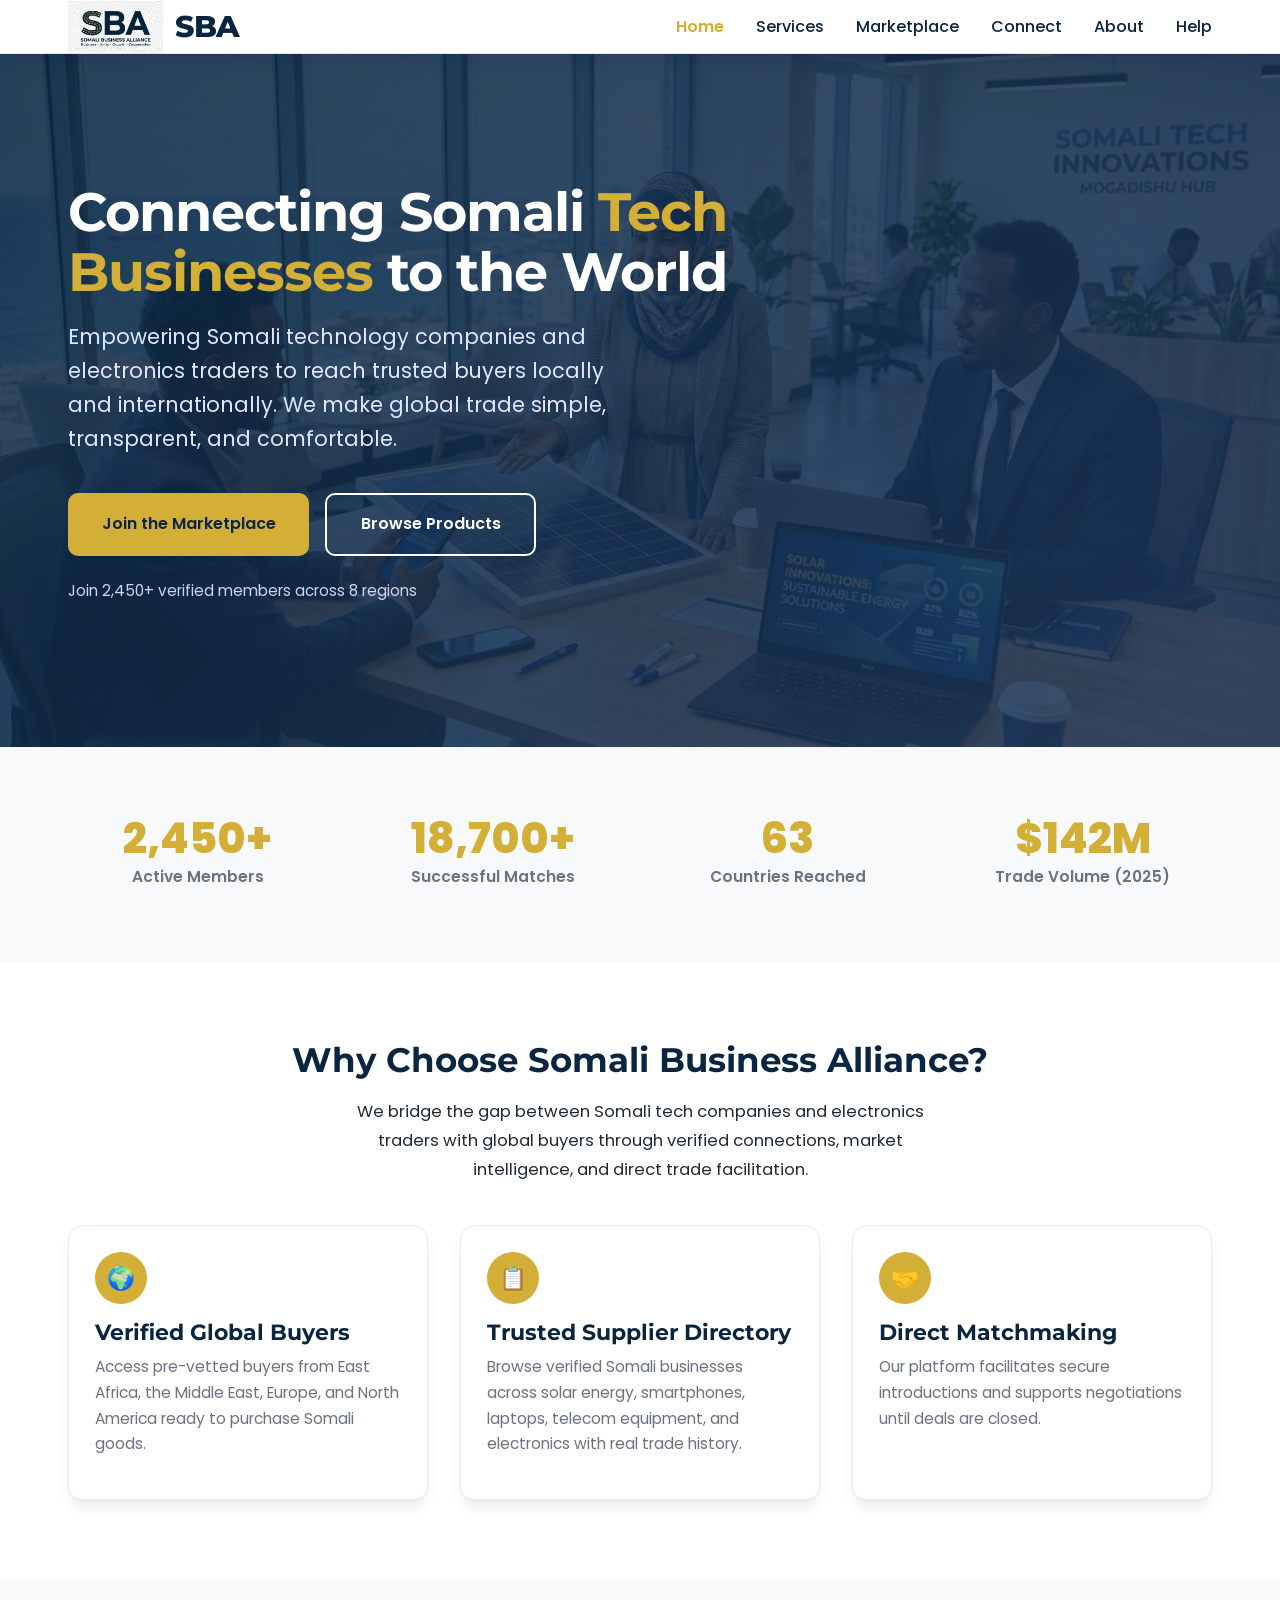
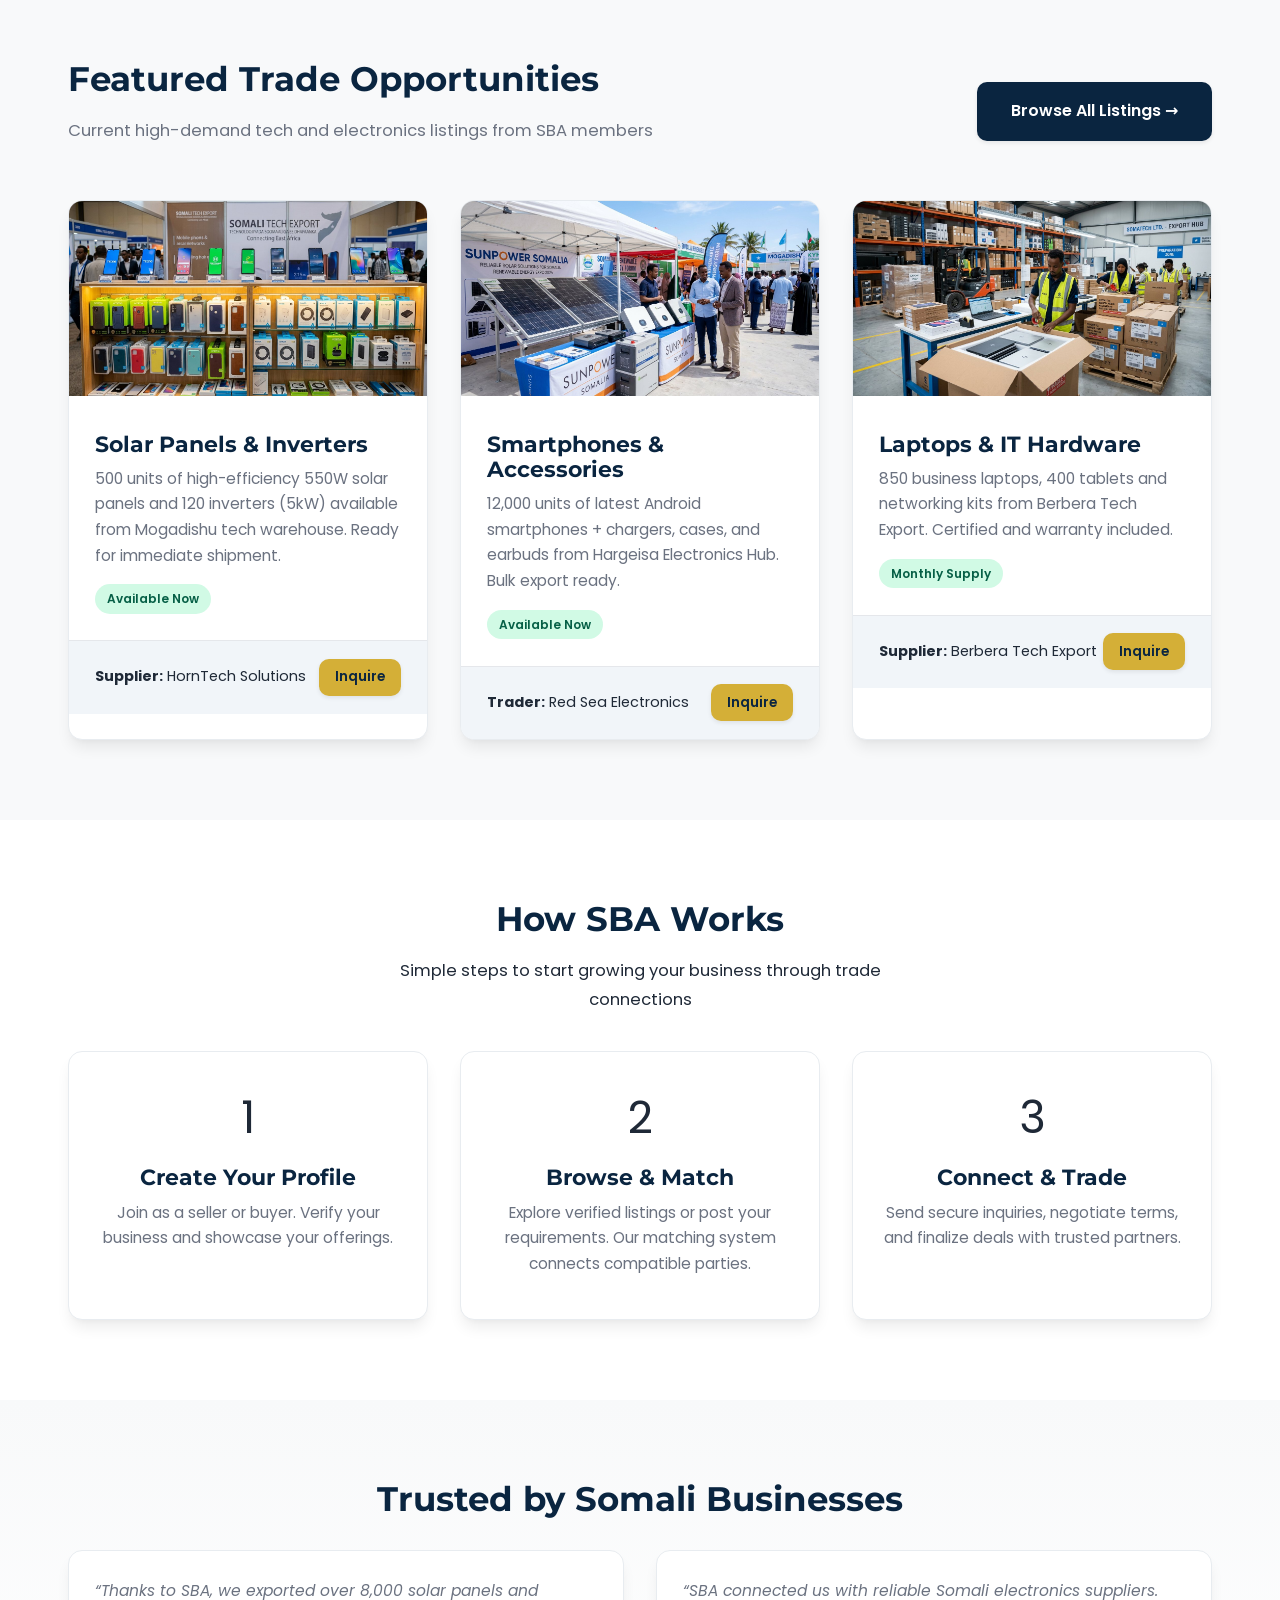
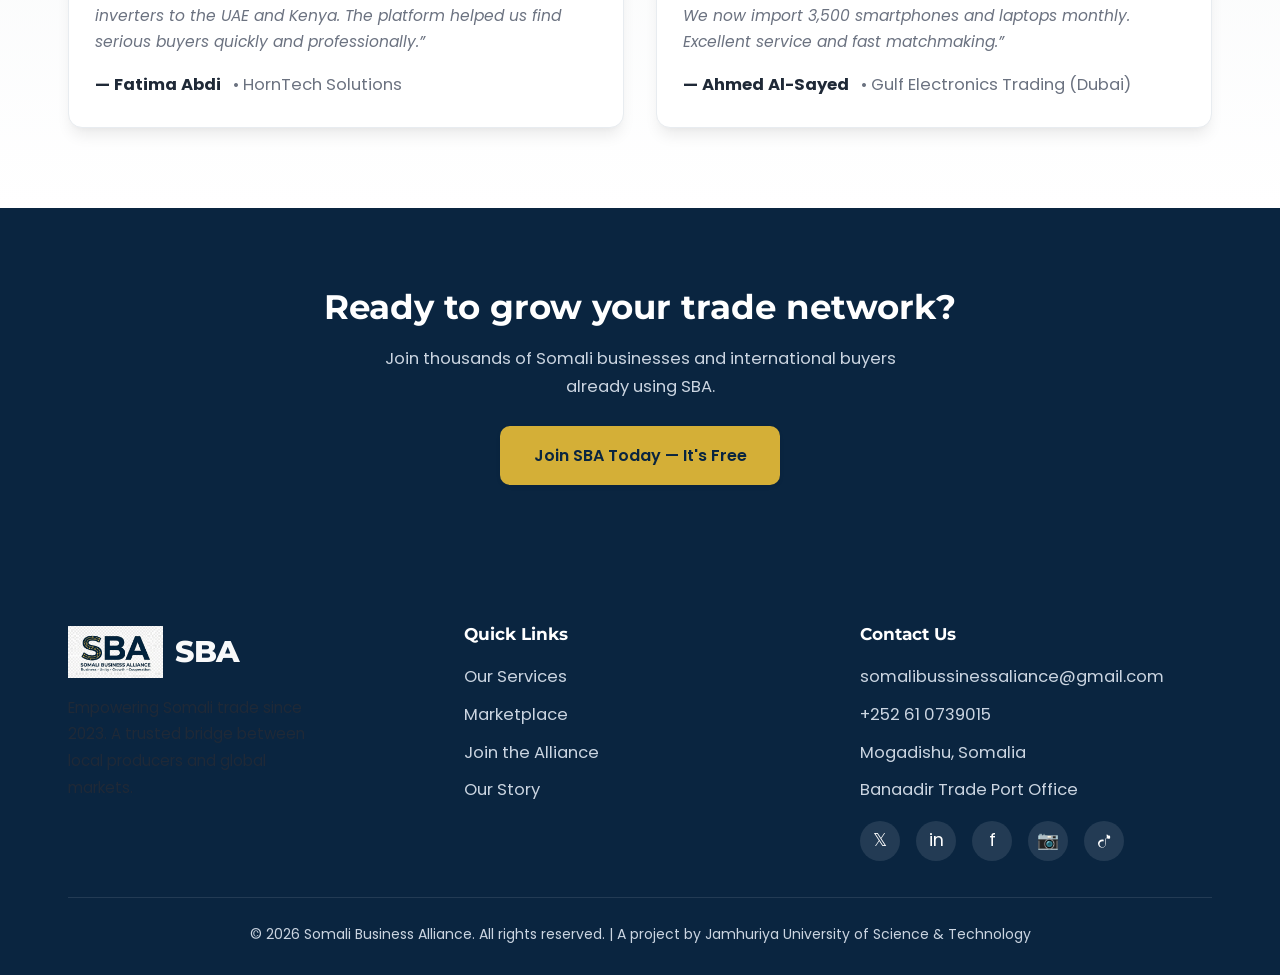
<file: index.html>
<!DOCTYPE html>
<html lang="en">
<head>
    <meta charset="UTF-8">
    <meta name="viewport" content="width=device-width, initial-scale=1.0">
    <meta name="description" content="Somali Business Alliance (SBA) - Connecting Somali traders and tech companies with buyers for electronics, solar energy, IT hardware, and telecommunications equipment.">
    <meta name="keywords" content="Somali business, technology trade, electronics export, Somalia, B2B, solar tech, smartphones, IT hardware, telecom equipment">
    <title>SBA | Somali Business Alliance - Connecting Somali Trade</title>
    <link rel="icon" href="images/logo.png" type="image/png">
    <!-- Google Fonts -->
    <link rel="preconnect" href="https://fonts.googleapis.com">
    <link rel="preconnect" href="https://fonts.gstatic.com" crossorigin>
    <link href="https://fonts.googleapis.com/css2?family=Montserrat:wght@600;700&amp;family=Poppins:wght@400;500;600&amp;display=swap" rel="stylesheet">
    <link rel="stylesheet" href="css/styles.css">
</head>
<body>
    <!-- Navigation -->
    <header>
        <nav class="container">
            <a href="index.html" class="logo">
                <img src="images/logo.png" alt="SBA Logo" width="48" height="48">
                <span>SBA</span>
            </a>
            
            <ul class="nav-links" id="navLinks">
                <li><a href="index.html" class="active">Home</a></li>
                <li><a href="services.html">Services</a></li>
                <li><a href="gallery.html">Marketplace</a></li>
                <li><a href="connect.html">Connect</a></li>
                <li><a href="about.html">About</a></li>
                <li><a href="help.html">Help</a></li>
            </ul>
            
            <button class="mobile-menu-btn" id="mobileMenuBtn" aria-label="Toggle navigation">☰</button>
        </nav>
    </header>

    <!-- Hero Section -->
    <section class="hero">
        <div class="container">
            <div class="hero-content">
                <h1>Connecting Somali <span class="text-gold">Tech Businesses</span> to the World</h1>
                <p>Empowering Somali technology companies and electronics traders to reach trusted buyers locally and internationally. We make global trade simple, transparent, and comfortable.</p>
                
                <div class="hero-buttons">
                    <a href="connect.html" class="btn btn-accent">Join the Marketplace</a>
                    <a href="gallery.html" class="btn btn-outline" style="color: white; border-color: white;">Browse Products</a>
                </div>
                <p style="margin-top: 1.4rem; font-size: 0.95rem; opacity: 0.9;">Join 2,450+ verified members across 8 regions</p>
            </div>
        </div>
    </section>

    <!-- Quick Stats -->
    <section class="stats">
        <div class="container">
            <div class="stats-grid">
                <div class="stat-item">
                    <span class="stat-number">2,450+</span>
                    <span class="stat-label">Active Members</span>
                </div>
                <div class="stat-item">
                    <span class="stat-number">18,700+</span>
                    <span class="stat-label">Successful Matches</span>
                </div>
                <div class="stat-item">
                    <span class="stat-number">63</span>
                    <span class="stat-label">Countries Reached</span>
                </div>
                <div class="stat-item">
                    <span class="stat-number">$142M</span>
                    <span class="stat-label">Trade Volume (2025)</span>
                </div>
            </div>
        </div>
    </section>

    <!-- What is SBA -->
    <section class="section">
        <div class="container">
            <div class="text-center">
                <h2>Why Choose Somali Business Alliance?</h2>
                <p style="max-width: 620px; margin: 0 auto 2.5rem;">We bridge the gap between Somali tech companies and electronics traders with global buyers through verified connections, market intelligence, and direct trade facilitation.</p>
            </div>

            <div class="cards-grid">
                <div class="card">
                    <div class="card-content">
                        <div class="feature-icon">🌍</div>
                        <h3>Verified Global Buyers</h3>
                        <p>Access pre-vetted buyers from East Africa, the Middle East, Europe, and North America ready to purchase Somali goods.</p>
                    </div>
                </div>
                <div class="card">
                    <div class="card-content">
                        <div class="feature-icon">📋</div>
                        <h3>Trusted Supplier Directory</h3>
                        <p>Browse verified Somali businesses across solar energy, smartphones, laptops, telecom equipment, and electronics with real trade history.</p>
                    </div>
                </div>
                <div class="card">
                    <div class="card-content">
                        <div class="feature-icon">🤝</div>
                        <h3>Direct Matchmaking</h3>
                        <p>Our platform facilitates secure introductions and supports negotiations until deals are closed.</p>
                    </div>
                </div>
            </div>
        </div>
    </section>

    <!-- Featured Opportunities -->
    <section class="section" style="background-color: #F8F9FA;">
        <div class="container">
            <div style="display: flex; justify-content: space-between; align-items: center; margin-bottom: 1.5rem; flex-wrap: wrap; gap: 1rem;">
                <div>
                    <h2>Featured Trade Opportunities</h2>
                    <p style="color: var(--text-light);">Current high-demand tech and electronics listings from SBA members</p>
                </div>
                <a href="gallery.html" class="btn btn-primary">Browse All Listings →</a>
            </div>

            <div class="cards-grid">
                <div class="card">
                    <img src="images/gallery2.jpg" alt="Premium Somali solar panels and inverters ready for export" class="card-image">
                    <div class="card-content">
                        <h3>Solar Panels &amp; Inverters</h3>
                        <p>500 units of high-efficiency 550W solar panels and 120 inverters (5kW) available from Mogadishu tech warehouse. Ready for immediate shipment.</p>
                        <div style="display: flex; gap: 0.5rem; margin-top: 0.5rem;">
                            <span class="status status-active">Available Now</span>
                        </div>
                    </div>
                    <div class="card-footer">
                        <span><strong>Supplier:</strong> HornTech Solutions</span>
                        <a href="connect.html" class="btn btn-accent" style="padding: 0.4rem 1rem; font-size: 0.85rem;">Inquire</a>
                    </div>
                </div>
                
                <div class="card">
                    <img src="images/gallery1.jpg" alt="Latest smartphones and mobile accessories for export" class="card-image">
                    <div class="card-content">
                        <h3>Smartphones &amp; Accessories</h3>
                        <p>12,000 units of latest Android smartphones + chargers, cases, and earbuds from Hargeisa Electronics Hub. Bulk export ready.</p>
                        <div style="display: flex; gap: 0.5rem; margin-top: 0.5rem;">
                            <span class="status status-active">Available Now</span>
                        </div>
                    </div>
                    <div class="card-footer">
                        <span><strong>Trader:</strong> Red Sea Electronics</span>
                        <a href="connect.html" class="btn btn-accent" style="padding: 0.4rem 1rem; font-size: 0.85rem;">Inquire</a>
                    </div>
                </div>

                <div class="card">
                    <img src="images/gallery3.jpg" alt="Laptops, tablets and computer hardware ready for export" class="card-image">
                    <div class="card-content">
                        <h3>Laptops &amp; IT Hardware</h3>
                        <p>850 business laptops, 400 tablets and networking kits from Berbera Tech Export. Certified and warranty included.</p>
                        <div style="display: flex; gap: 0.5rem; margin-top: 0.5rem;">
                            <span class="status status-active">Monthly Supply</span>
                        </div>
                    </div>
                    <div class="card-footer">
                        <span><strong>Supplier:</strong> Berbera Tech Export</span>
                        <a href="connect.html" class="btn btn-accent" style="padding: 0.4rem 1rem; font-size: 0.85rem;">Inquire</a>
                    </div>
                </div>
            </div>
        </div>
    </section>

    <!-- How It Works -->
    <section class="section">
        <div class="container">
            <div class="text-center">
                <h2>How SBA Works</h2>
                <p style="max-width: 560px; margin: 0 auto 2rem;">Simple steps to start growing your business through trade connections</p>
            </div>

            <div class="cards-grid">
                <div class="card">
                    <div class="card-content" style="text-align: center;">
                        <div style="font-size: 2.75rem; margin-bottom: 0.5rem;">1</div>
                        <h3>Create Your Profile</h3>
                        <p>Join as a seller or buyer. Verify your business and showcase your offerings.</p>
                    </div>
                </div>
                <div class="card">
                    <div class="card-content" style="text-align: center;">
                        <div style="font-size: 2.75rem; margin-bottom: 0.5rem;">2</div>
                        <h3>Browse &amp; Match</h3>
                        <p>Explore verified listings or post your requirements. Our matching system connects compatible parties.</p>
                    </div>
                </div>
                <div class="card">
                    <div class="card-content" style="text-align: center;">
                        <div style="font-size: 2.75rem; margin-bottom: 0.5rem;">3</div>
                        <h3>Connect &amp; Trade</h3>
                        <p>Send secure inquiries, negotiate terms, and finalize deals with trusted partners.</p>
                    </div>
                </div>
            </div>
        </div>
    </section>

    <!-- Testimonials -->
    <section class="section" style="background: linear-gradient(180deg, #F8F9FA 0%, #FFFFFF 100%);">
        <div class="container">
            <h2 class="text-center">Trusted by Somali Businesses</h2>
            
            <div class="cards-grid" style="margin-top: 2rem;">
                <div class="card">
                    <div class="card-content">
                        <p style="font-style: italic;">“Thanks to SBA, we exported over 8,000 solar panels and inverters to the UAE and Kenya. The platform helped us find serious buyers quickly and professionally.”</p>
                        <div style="margin-top: 1rem; display: flex; align-items: center; gap: 0.75rem;">
                            <strong>— Fatima Abdi</strong>
                            <span style="color: var(--text-light);">• HornTech Solutions</span>
                        </div>
                    </div>
                </div>
                <div class="card">
                    <div class="card-content">
                        <p style="font-style: italic;">“SBA connected us with reliable Somali electronics suppliers. We now import 3,500 smartphones and laptops monthly. Excellent service and fast matchmaking.”</p>
                        <div style="margin-top: 1rem; display: flex; align-items: center; gap: 0.75rem;">
                            <strong>— Ahmed Al-Sayed</strong>
                            <span style="color: var(--text-light);">• Gulf Electronics Trading (Dubai)</span>
                        </div>
                    </div>
                </div>
            </div>
        </div>
    </section>

    <!-- CTA -->
    <section class="section" style="background-color: var(--primary-color); color: white;">
        <div class="container text-center">
            <h2 style="color: white;">Ready to grow your trade network?</h2>
            <p style="color: #CBD5E1; max-width: 520px; margin: 0.5rem auto 1.5rem;">Join thousands of Somali businesses and international buyers already using SBA.</p>
            <a href="connect.html" class="btn btn-accent">Join SBA Today — It's Free</a>
        </div>
    </section>

    <!-- Footer -->
    <footer>
        <div class="container">
            <div class="footer-grid">
                <div>
                    <div class="logo" style="margin-bottom: 1rem; ">
                        <img src="images/logo.png" alt="SBA Logo" width="40" height="40" style="filter: brightness(1) invert(0);">
                        <span style="color: #F8F9FA;">SBA</span>
                    </div>
                    <p style="font-size: 0.95rem; max-width: 260px;">Empowering Somali trade since 2023. A trusted bridge between local producers and global markets.</p>
                </div>
                
                <div>
                    <h4>Quick Links</h4>
                    <ul class="footer-links">
                        <li><a href="services.html">Our Services</a></li>
                        <li><a href="gallery.html">Marketplace</a></li>
                        <li><a href="connect.html">Join the Alliance</a></li>
                        <li><a href="about.html">Our Story</a></li>
                    </ul>
                </div>
                
                <div>
                    <h4>Contact Us</h4>
                    <ul class="footer-links">
                        <li><a href="mailto:somalibussinessaliance@gmail.com">somalibussinessaliance@gmail.com</a></li>
                        <li><a href="tel:+252610739015">+252 61 0739015</a></li>
                        <li>Mogadishu, Somalia</li>
                        <li>Banaadir Trade Port Office</li>
                    </ul>
                    
                    <div class="social-links">
                        <a href="https://www.facebook.com/share/1GBDrRRtQP/" target="_blank" rel="noopener noreferrer" aria-label="X (Twitter)"><span aria-hidden="true">𝕏</span></a>
                        <a href="https://www.linkedin.com/in/mahad-hassan-498038391?utm_source=share_via&utm_content=profile&utm_medium=member_android" target="_blank" rel="noopener noreferrer" aria-label="LinkedIn"><span aria-hidden="true">in</span></a>
                        <a href="https://www.facebook.com/share/1GBDrRRtQP/" target="_blank" rel="noopener noreferrer" aria-label="Facebook"><span aria-hidden="true">f</span></a>
                        <a href="https://www.instagram.com/moha_34220?igsh=b3kweTB6dnJvc21j" target="_blank" rel="noopener noreferrer" aria-label="Instagram"><span aria-hidden="true">📷</span></a>
                        <a href="https://vt.tiktok.com/ZSCuwJnV6/" target="_blank" rel="noopener noreferrer" aria-label="TikTok">
                            <svg viewBox="0 0 24 24" aria-hidden="true">
                                <path d="M14.5 2.5c.9 0 1.6.7 1.6 1.6v2.7c0 .9-.7 1.6-1.6 1.6h-.4v8.4c0 2.4-2 4.4-4.4 4.4-2.5 0-4.4-2-4.4-4.4 0-2.4 2-4.4 4.4-4.4.6 0 1.2.1 1.8.3V10c-.6-.2-1.2-.3-1.8-.3C5.7 9.7 3 12.4 3 15.7S5.7 22 9 22s6-2.7 6-6V7.1c1.1 1 2.5 1.6 4.1 1.6h.5c.9 0 1.6-.7 1.6-1.6V5.3c0-.9-.7-1.6-1.6-1.6h-1.7V2.5h-3Z" fill="currentColor"/>
                            </svg>
                        </a>
                    </div>
                </div>
            </div>
            
            <div class="copyright">
                &copy; 2026 Somali Business Alliance. All rights reserved. | A project by Jamhuriya University of Science &amp; Technology
            </div>
        </div>
    </footer>

    <script>
        // Mobile navigation toggle
        const mobileBtn = document.getElementById('mobileMenuBtn');
        const navLinks = document.getElementById('navLinks');
        
        mobileBtn.addEventListener('click', () => {
            navLinks.classList.toggle('active');
            mobileBtn.textContent = navLinks.classList.contains('active') ? '✕' : '☰';
        });
        
        // Close mobile menu when clicking a link
        document.querySelectorAll('.nav-links a').forEach(link => {
            link.addEventListener('click', () => {
                navLinks.classList.remove('active');
                mobileBtn.textContent = '☰';
            });
        });
    </script>
</body>
</html>
</file>
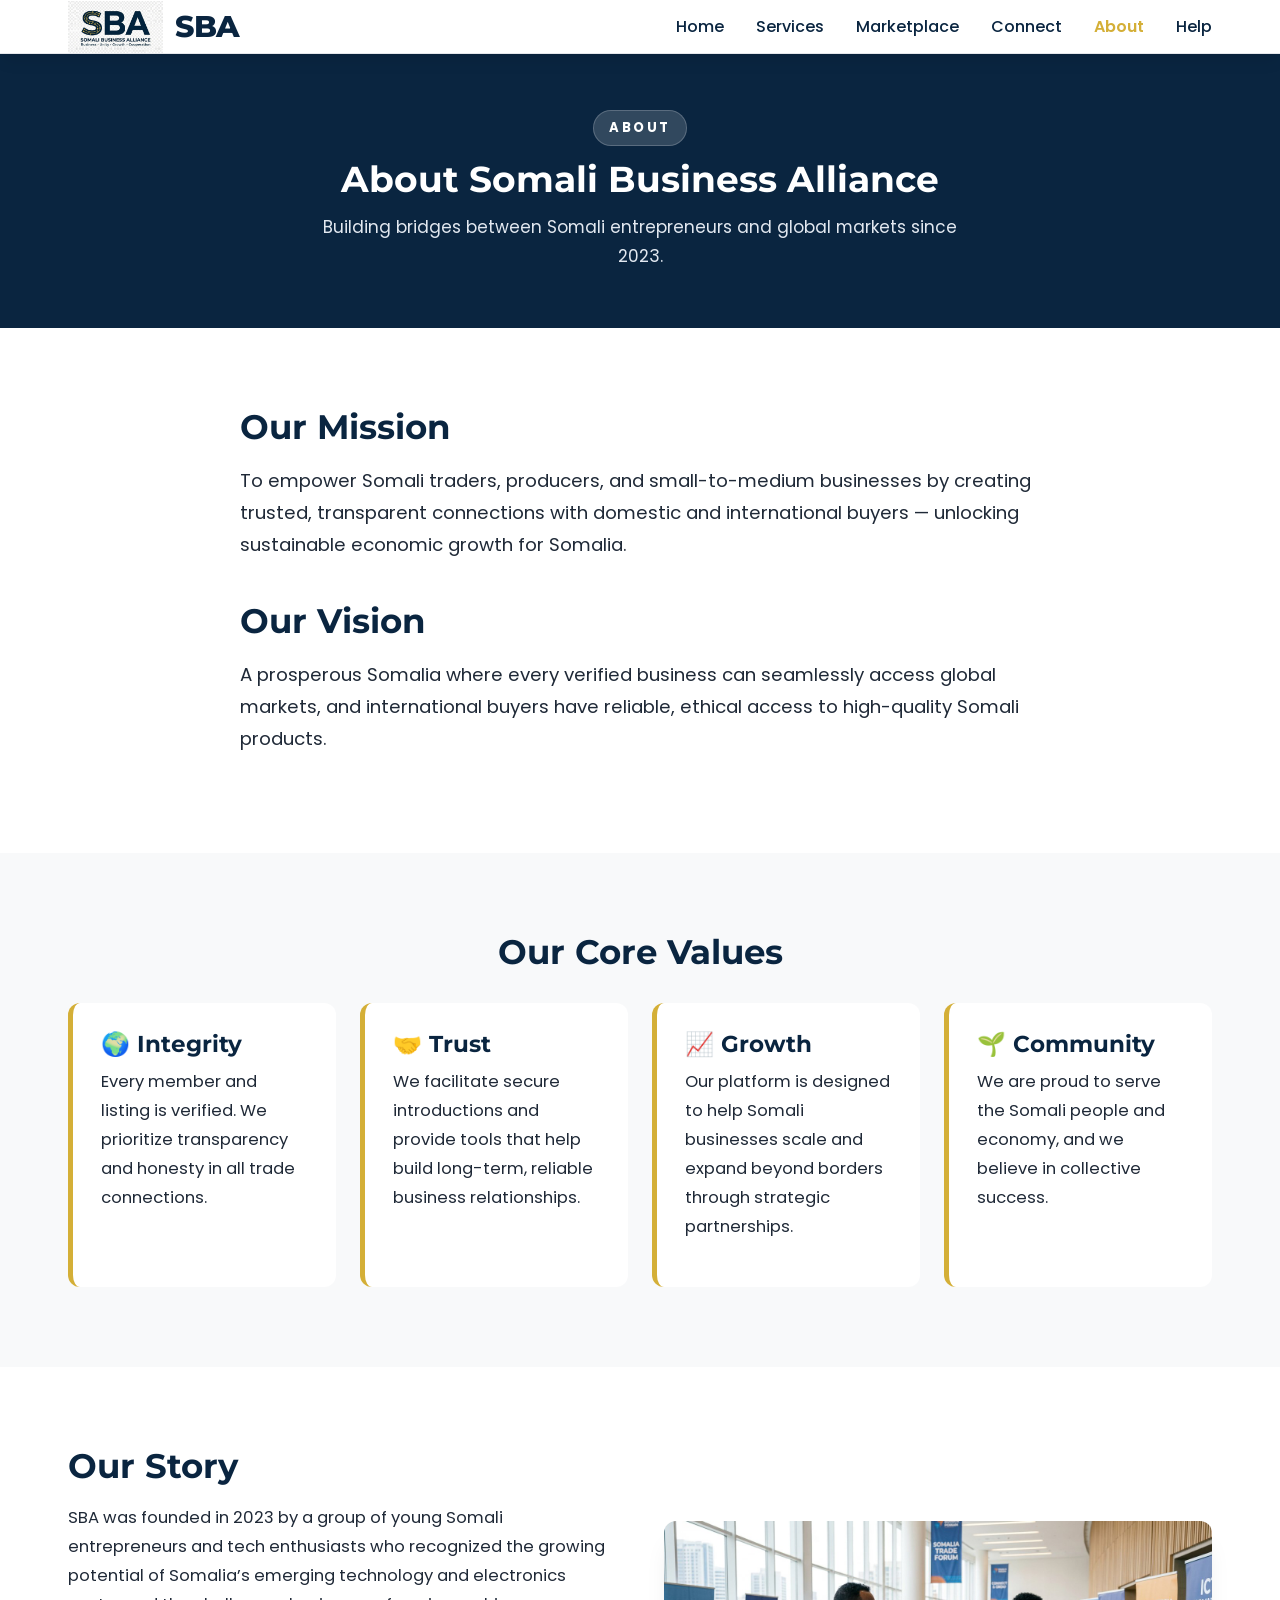
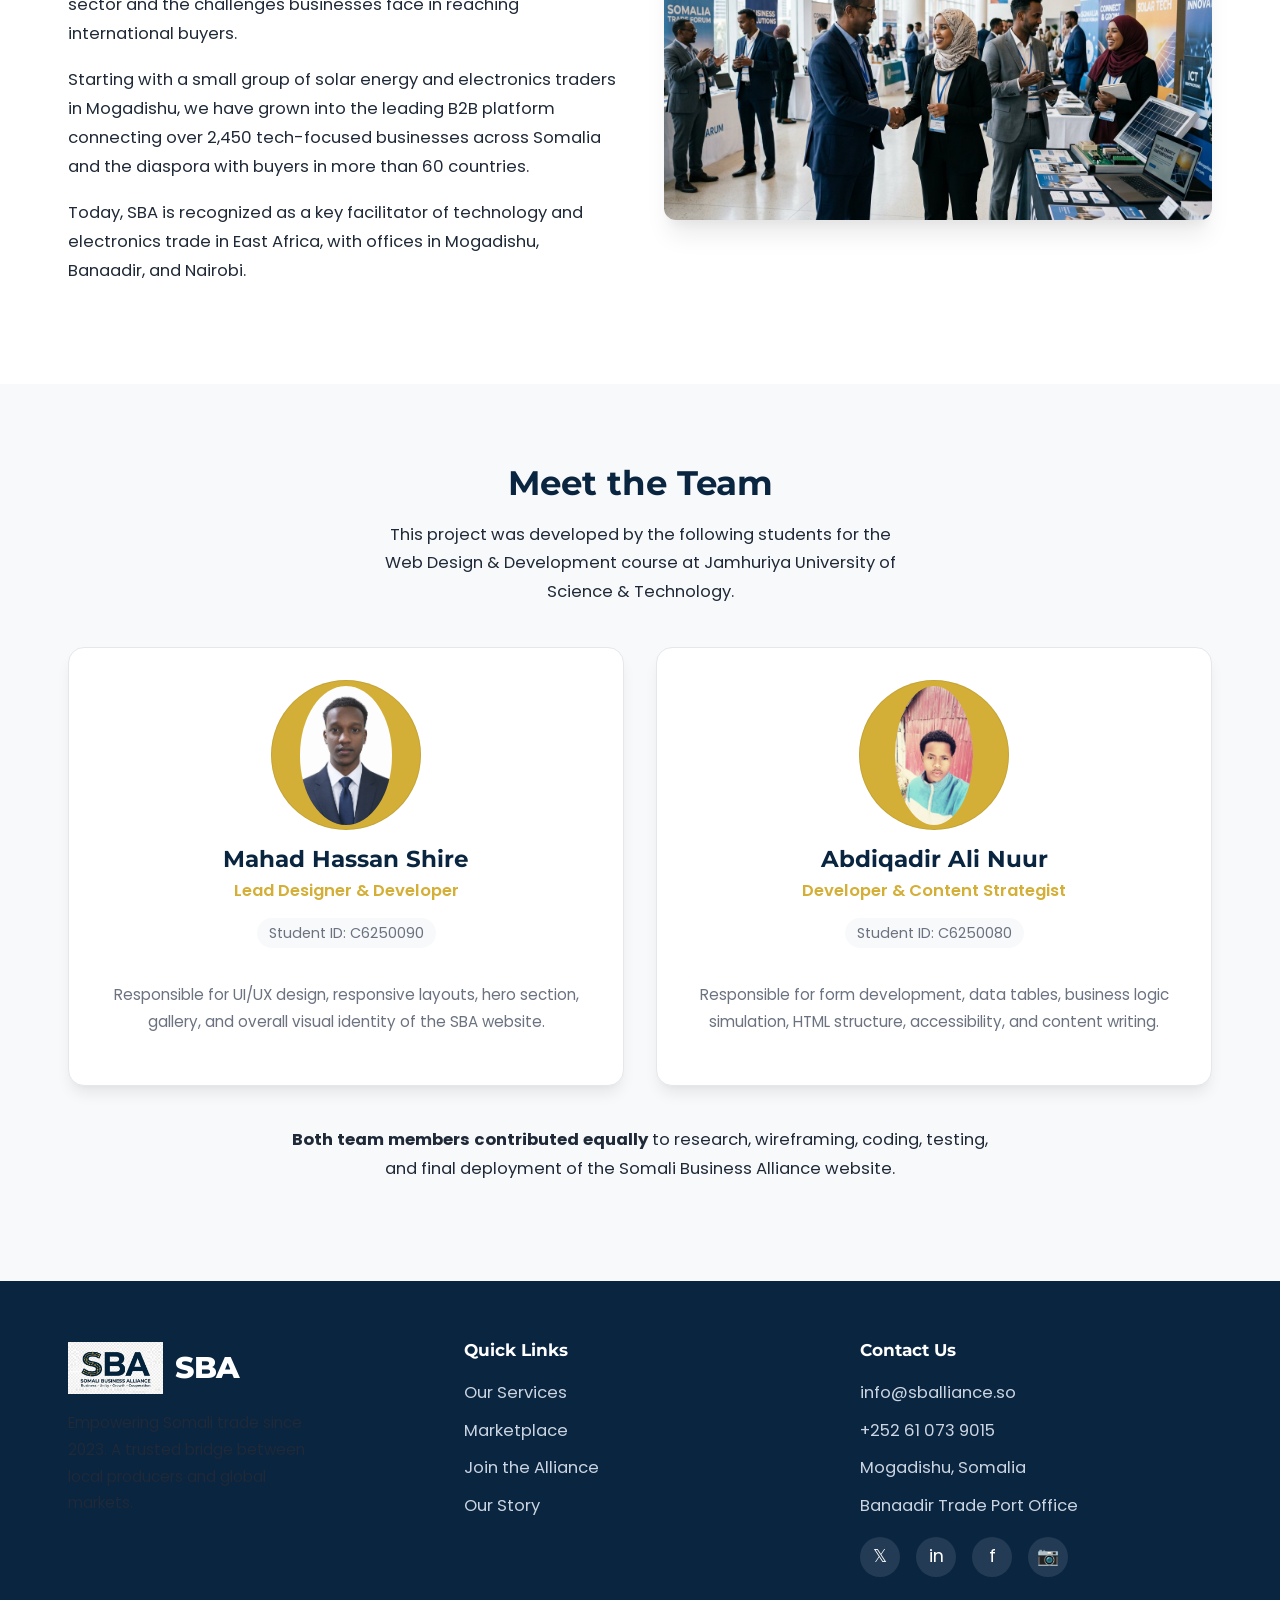
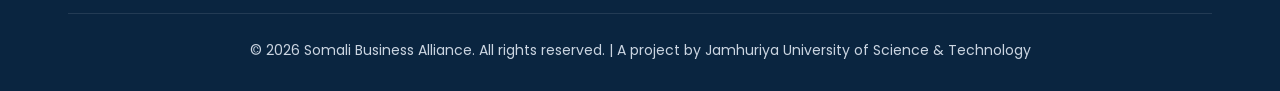
<file: about.html>
<!DOCTYPE html>
<html lang="en">
<head>
    <meta charset="UTF-8">
    <meta name="viewport" content="width=device-width, initial-scale=1.0">
    <meta name="description" content="Learn about Somali Business Alliance (SBA) — our mission, vision, and the team behind connecting Somali businesses to global markets.">
    <title>About Us | SBA - Somali Business Alliance</title>
    <link rel="icon" href="images/logo.png" type="image/png">
    <link rel="preconnect" href="https://fonts.googleapis.com">
    <link rel="preconnect" href="https://fonts.gstatic.com" crossorigin>
    <link href="https://fonts.googleapis.com/css2?family=Montserrat:wght@600;700&amp;family=Poppins:wght@400;500;600&amp;display=swap" rel="stylesheet">
    <link rel="stylesheet" href="css/styles.css">
</head>
<body>
    <!-- Navigation -->
    <header>
        <nav class="container">
            <a href="index.html" class="logo">
                <img src="images/logo.png" alt="SBA Logo" width="48" height="48">
                <span>SBA</span>
            </a>
            
            <ul class="nav-links" id="navLinks">
                <li><a href="index.html">Home</a></li>
                <li><a href="services.html">Services</a></li>
                <li><a href="gallery.html">Marketplace</a></li>
                <li><a href="connect.html">Connect</a></li>
                <li><a href="about.html" class="active">About</a></li>
                <li><a href="help.html">Help</a></li>
            </ul>
            
            <button class="mobile-menu-btn" id="mobileMenuBtn" aria-label="Toggle navigation">☰</button>
        </nav>
    </header>

    <!-- Page Header -->
    <section class="section page-header">
        <div class="container">
            <div class="services-header">
                <p class="eyebrow">About</p>
                <h2>About Somali Business Alliance</h2>
                <p class="services-intro">Building bridges between Somali entrepreneurs and global markets since 2023.</p>
            </div>
        </div>
    </section>

    <!-- Mission & Vision -->
    <section class="section">
        <div class="container">
            <div style="max-width: 800px; margin: 0 auto;">
                <h2>Our Mission</h2>
                <p style="font-size: 1.15rem;">To empower Somali traders, producers, and small-to-medium businesses by creating trusted, transparent connections with domestic and international buyers — unlocking sustainable economic growth for Somalia.</p>
                
                <h2 style="margin-top: 2.5rem;">Our Vision</h2>
                <p style="font-size: 1.15rem;">A prosperous Somalia where every verified business can seamlessly access global markets, and international buyers have reliable, ethical access to high-quality Somali products.</p>
            </div>
        </div>
    </section>

    <!-- Values -->
    <section class="section mission-section">
        <div class="container">
            <h2 class="text-center">Our Core Values</h2>
            <div class="values-grid" style="margin-top: 2rem;">
                <div class="value-card">
                    <h3>🌍 Integrity</h3>
                    <p>Every member and listing is verified. We prioritize transparency and honesty in all trade connections.</p>
                </div>
                <div class="value-card">
                    <h3>🤝 Trust</h3>
                    <p>We facilitate secure introductions and provide tools that help build long-term, reliable business relationships.</p>
                </div>
                <div class="value-card">
                    <h3>📈 Growth</h3>
                    <p>Our platform is designed to help Somali businesses scale and expand beyond borders through strategic partnerships.</p>
                </div>
                <div class="value-card">
                    <h3>🌱 Community</h3>
                    <p>We are proud to serve the Somali people and economy, and we believe in collective success.</p>
                </div>
            </div>
        </div>
    </section>

    <!-- Our Story -->
    <section class="section">
        <div class="container">
            <div style="display: grid; grid-template-columns: 1fr 1fr; gap: 3rem; align-items: center;">
                <div>
                    <h2>Our Story</h2>
                    <p>SBA was founded in 2023 by a group of young Somali entrepreneurs and tech enthusiasts who recognized the growing potential of Somalia’s emerging technology and electronics sector and the challenges businesses face in reaching international buyers.</p>
                    <p>Starting with a small group of solar energy and electronics traders in Mogadishu, we have grown into the leading B2B platform connecting over 2,450 tech-focused businesses across Somalia and the diaspora with buyers in more than 60 countries.</p>
                    <p>Today, SBA is recognized as a key facilitator of technology and electronics trade in East Africa, with offices in Mogadishu, Banaadir, and Nairobi.</p>
                </div>
                <div>
                    <img src="images/services-hero.jpg" alt="Somali business professionals networking at a trade event" style="width: 100%; border-radius: 12px; box-shadow: var(--shadow-lg);">
                </div>
            </div>
        </div>
    </section>

    <!-- Team Section -->
    <section class="section" style="background-color: #F8F9FA;">
        <div class="container">
            <div class="text-center">
                <h2>Meet the Team</h2>
                <p style="max-width: 520px; margin: 0 auto;">This project was developed by the following students for the Web Design &amp; Development course at Jamhuriya University of Science &amp; Technology.</p>
            </div>

            <div class="team-grid">
                <!-- Team Member 1 -->
                <div class="team-card">
                    <div class="team-photo-wrap">
                        <img src="images/member1.jpeg" alt="Mahad Hassan Shire, Project Designer & Developer">
                    </div>
                    <h3>Mahad Hassan Shire</h3>
                    <p class="team-role">Lead Designer &amp; Developer</p>
                    <p class="team-id">Student ID: C6250090</p>
                    <p style="font-size: 0.95rem; margin-top: 1rem; color: var(--text-light);">Responsible for UI/UX design, responsive layouts, hero section, gallery, and overall visual identity of the SBA website.</p>
                </div>
                
                <!-- Team Member 2 -->
                <div class="team-card">
                    <div class="team-photo-wrap">
                        <img src="images/member2.jpeg" alt=Abdiqadir Ali Nuur", Project Developer & Content Strategist">
                    </div>
                    <h3>Abdiqadir Ali Nuur</h3>
                    <p class="team-role">Developer &amp; Content Strategist</p>
                    <p class="team-id">Student ID: C6250080</p>
                    <p style="font-size: 0.95rem; margin-top: 1rem; color: var(--text-light);">Responsible for form development, data tables, business logic simulation, HTML structure, accessibility, and content writing.</p>
                </div>
            </div>
            
            <div style="margin-top: 2.5rem; text-align: center; max-width: 700px; margin-left: auto; margin-right: auto;">
                <p><strong>Both team members contributed equally</strong> to research, wireframing, coding, testing, and final deployment of the Somali Business Alliance website.</p>
            </div>
        </div>
    </section>

    <!-- Footer -->
    <footer>
        <div class="container">
            <div class="footer-grid">
                <div>
                    <div class="logo" style="margin-bottom: 1rem; color: white;">
                        <img src="images/logo.png" alt="SBA Logo" width="40" height="40" style="filter: brightness(1) invert(0);">
                        <span style="color: white;">SBA</span>
                    </div>
                    <p style="font-size: 0.95rem; max-width: 260px;">Empowering Somali trade since 2023. A trusted bridge between local producers and global markets.</p>
                </div>
                
                <div>
                    <h4>Quick Links</h4>
                    <ul class="footer-links">
                        <li><a href="services.html">Our Services</a></li>
                        <li><a href="gallery.html">Marketplace</a></li>
                        <li><a href="connect.html">Join the Alliance</a></li>
                        <li><a href="about.html">Our Story</a></li>
                    </ul>
                </div>
                
                <div>
                    <h4>Contact Us</h4>
                    <ul class="footer-links">
                        <li><a href="mailto:info@sballiance.so">info@sballiance.so</a></li>
                        <li><a href="tel:+252615123456">+252 61 073 9015</a></li>
                        <li>Mogadishu, Somalia</li>
                        <li>Banaadir Trade Port Office</li>
                    </ul>
                    
                    <div class="social-links">
                        <a href="#" aria-label="Twitter">𝕏</a>
                        <a href="#" aria-label="LinkedIn">in</a>
                        <a href="#" aria-label="Facebook">f</a>
                        <a href="#" aria-label="Instagram">📷</a>
                    </div>
                </div>
            </div>
            
            <div class="copyright">
                &copy; 2026 Somali Business Alliance. All rights reserved. | A project by Jamhuriya University of Science &amp; Technology
            </div>
        </div>
    </footer>

    <script>
        const mobileBtn = document.getElementById('mobileMenuBtn');
        const navLinks = document.getElementById('navLinks');
        
        mobileBtn.addEventListener('click', () => {
            navLinks.classList.toggle('active');
            mobileBtn.textContent = navLinks.classList.contains('active') ? '✕' : '☰';
        });
        
        document.querySelectorAll('.nav-links a').forEach(link => {
            link.addEventListener('click', () => {
                navLinks.classList.remove('active');
                mobileBtn.textContent = '☰';
            });
        });
    </script>
</body>
</html>
</file>
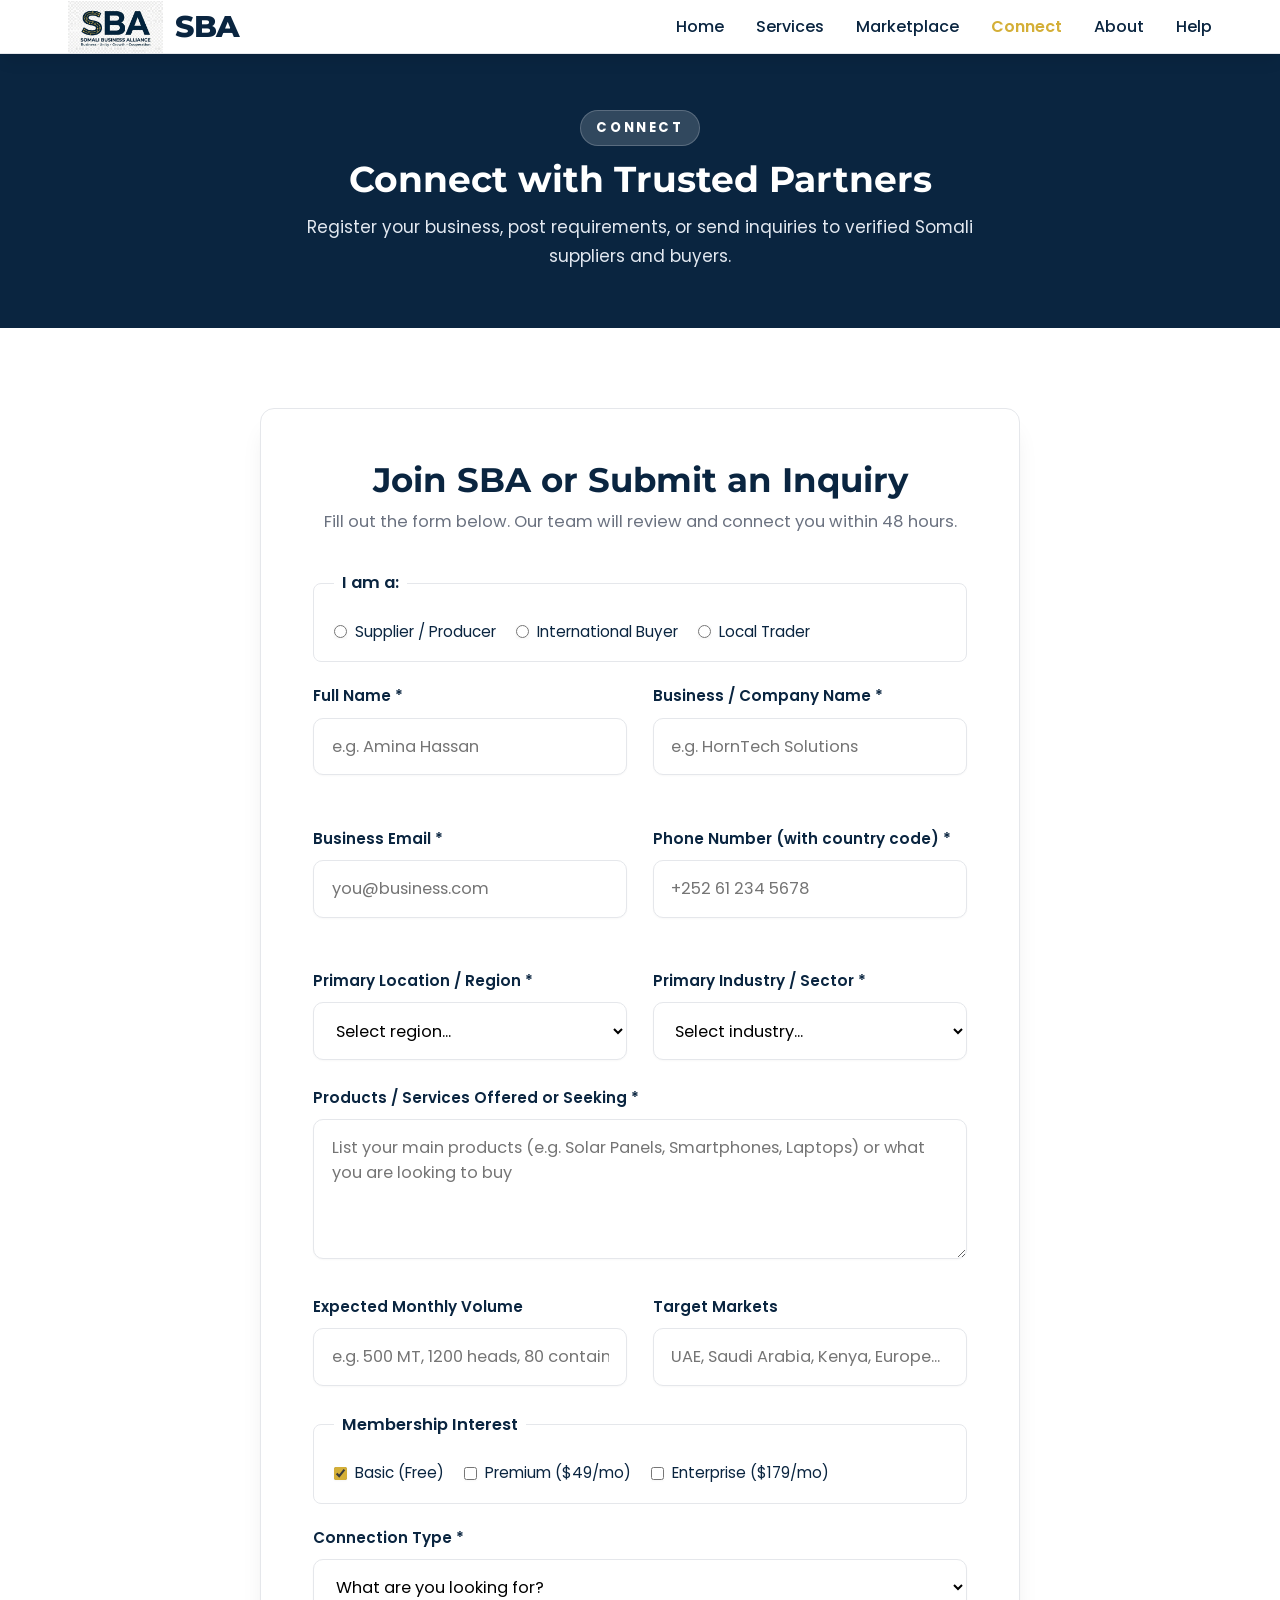
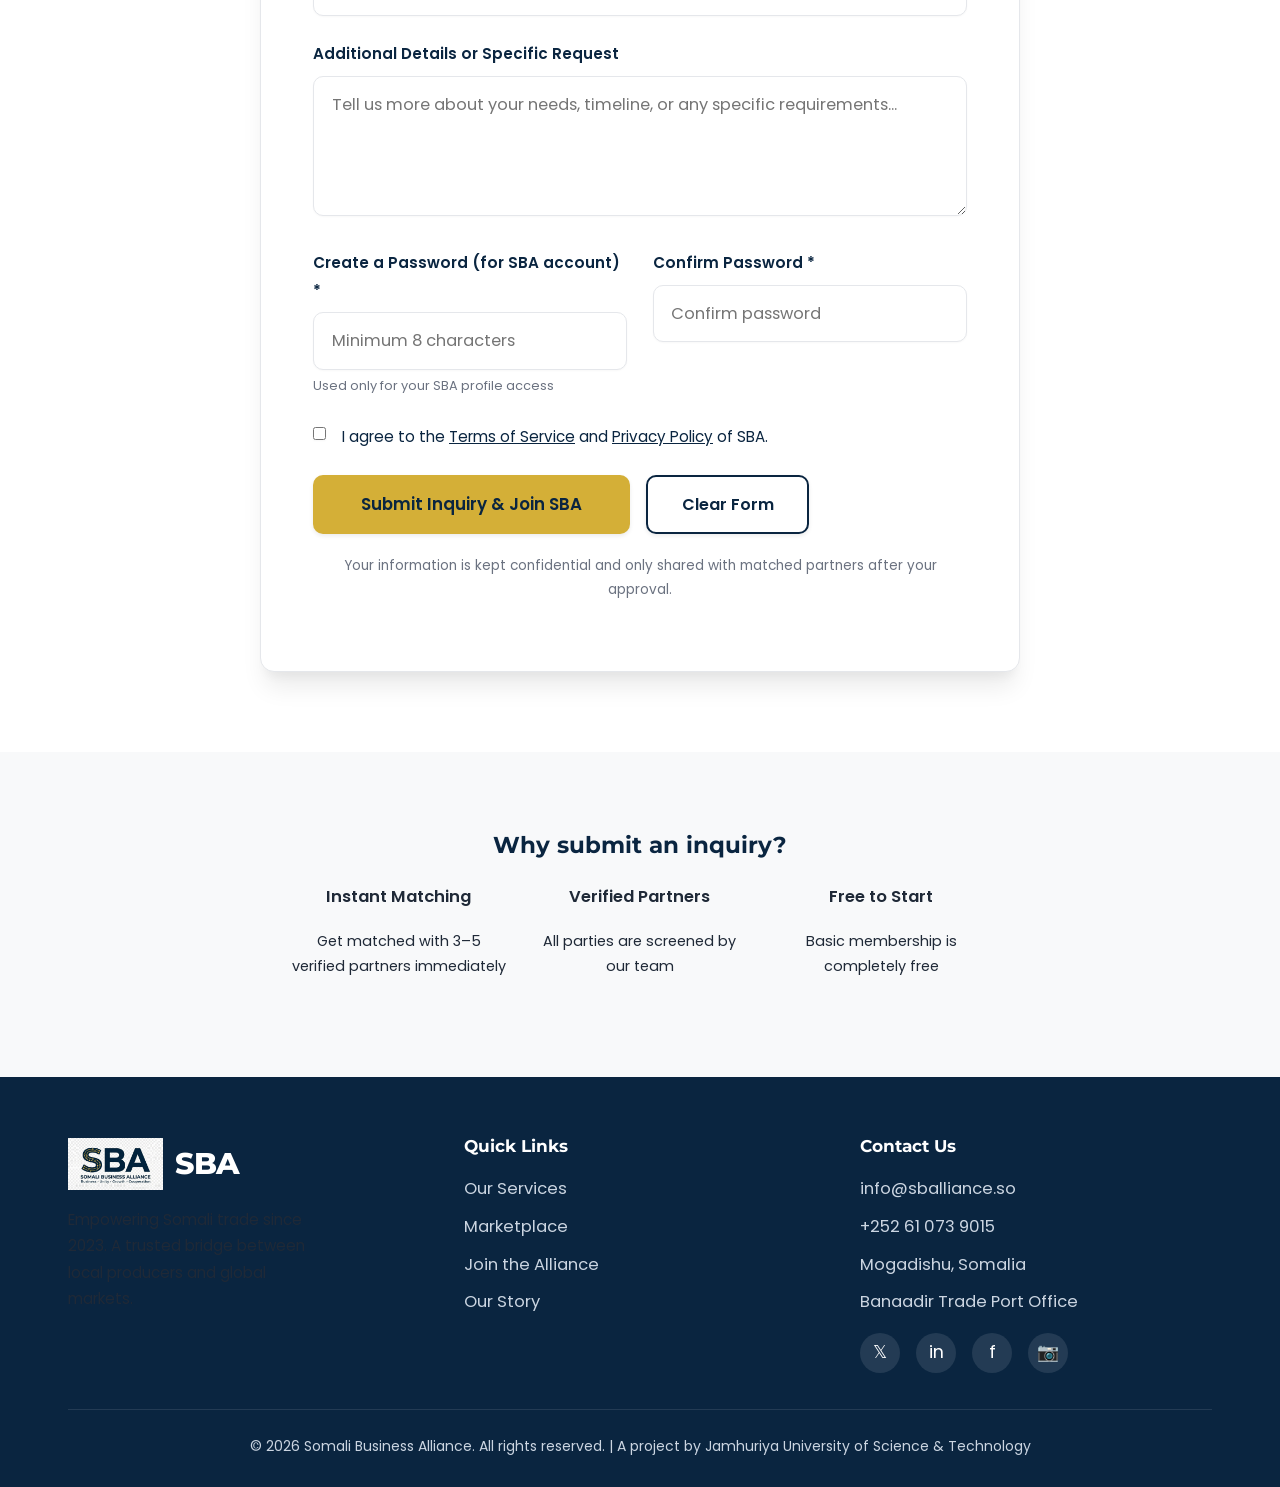
<file: connect.html>
<!DOCTYPE html>
<html lang="en">
<head>
    <meta charset="UTF-8">
    <meta name="viewport" content="width=device-width, initial-scale=1.0">
    <meta name="description" content="Join Somali Business Alliance (SBA) or send a connection request to verified Somali electronics, solar, and technology traders and buyers.">
    <title>Connect | SBA - Somali Business Alliance</title>
    <link rel="icon" href="images/logo.png" type="image/png">
    <link rel="preconnect" href="https://fonts.googleapis.com">
    <link rel="preconnect" href="https://fonts.gstatic.com" crossorigin>
    <link href="https://fonts.googleapis.com/css2?family=Montserrat:wght@600;700&amp;family=Poppins:wght@400;500;600&amp;display=swap" rel="stylesheet">
    <link rel="stylesheet" href="css/styles.css">
</head>
<body>
    <!-- Navigation -->
    <header>
        <nav class="container">
            <a href="index.html" class="logo">
                <img src="images/logo.png" alt="SBA Logo" width="48" height="48">
                <span>SBA</span>
            </a>
            
            <ul class="nav-links" id="navLinks">
                <li><a href="index.html">Home</a></li>
                <li><a href="services.html">Services</a></li>
                <li><a href="gallery.html">Marketplace</a></li>
                <li><a href="connect.html" class="active">Connect</a></li>
                <li><a href="about.html">About</a></li>
                <li><a href="help.html">Help</a></li>
            </ul>
            
            <button class="mobile-menu-btn" id="mobileMenuBtn" aria-label="Toggle navigation">☰</button>
        </nav>
    </header>

    <!-- Page Header -->
    <section class="section page-header">
        <div class="container">
            <div class="services-header">
                <p class="eyebrow">Connect</p>
                <h2>Connect with Trusted Partners</h2>
                <p class="services-intro">Register your business, post requirements, or send inquiries to verified Somali suppliers and buyers.</p>
            </div>
        </div>
    </section>

    <section class="section">
        <div class="container">
            <div class="form-container">
                <h2 style="text-align: center; margin-bottom: 0.5rem;">Join SBA or Submit an Inquiry</h2>
                <p style="text-align: center; color: var(--text-light); margin-bottom: 2rem;">Fill out the form below. Our team will review and connect you within 48 hours.</p>
                
                <form id="connectForm" action="#" method="POST">
                    
                    <!-- Business Type -->
                    <fieldset>
                        <legend>I am a:</legend>
                        <div class="radio-group">
                            <label>
                                <input type="radio" name="userType" value="supplier" required> Supplier / Producer
                            </label>
                            <label>
                                <input type="radio" name="userType" value="buyer"> International Buyer
                            </label>
                            <label>
                                <input type="radio" name="userType" value="trader"> Local Trader
                            </label>
                        </div>
                    </fieldset>

                    <div class="form-grid">
                        <!-- Full Name -->
                        <div class="form-group">
                            <label for="fullName">Full Name *</label>
                            <input type="text" id="fullName" name="fullName" placeholder="e.g. Amina Hassan" required minlength="3">
                        </div>
                        
                        <!-- Business Name -->
                        <div class="form-group">
                            <label for="businessName">Business / Company Name *</label>
                            <input type="text" id="businessName" name="businessName" placeholder="e.g. HornTech Solutions" required>
                        </div>
                        
                        <!-- Email -->
                        <div class="form-group">
                            <label for="email">Business Email *</label>
                            <input type="email" id="email" name="email" placeholder="you@business.com" required>
                        </div>
                        
                        <!-- Phone -->
                        <div class="form-group">
                            <label for="phone">Phone Number (with country code) *</label>
                            <input type="tel" id="phone" name="phone" placeholder="+252 61 234 5678" required>
                        </div>
                        
                        <!-- Location -->
                        <div class="form-group">
                            <label for="location">Primary Location / Region *</label>
                            <select id="location" name="location" required>
                                <option value="">Select region...</option>
                                <option value="Mogadishu">Mogadishu / Banadir</option>
                                <option value="Berbera">Berbera / Somaliland</option>
                                <option value="Hargeisa">Hargeisa / Somaliland</option>
                                <option value="Puntland">Puntland</option>
                                <option value="Kismayo">Kismayo / Jubaland</option>
                                <option value="Bay">Bay Region</option>
                                <option value="Lower Shabelle">Lower Shabelle</option>
                                <option value="Other">Other / Diaspora</option>
                            </select>
                        </div>
                        
                        <!-- Industry -->
                        <div class="form-group">
                            <label for="industry">Primary Industry / Sector *</label>
                            <select id="industry" name="industry" required>
                                <option value="">Select industry...</option>
                        <option value="SolarEnergy">Solar &amp; Renewable Energy</option>
                        <option value="MobileElectronics">Mobile Phones &amp; Accessories</option>
                        <option value="ComputersIT">Computers &amp; IT Hardware</option>
                        <option value="TelecomNetworking">Telecom &amp; Networking</option>
                        <option value="SecurityElectronics">Security &amp; Electronics</option>
                        <option value="Manufacturing">Electronics Manufacturing</option>
                        <option value="Other">Other Tech</option>
                            </select>
                        </div>
                    </div>
                    
                    <!-- Products Offered / Seeking -->
                    <div class="form-group full">
                        <label for="products">Products / Services Offered or Seeking *</label>
                        <textarea id="products" name="products" placeholder="List your main products (e.g. Solar Panels, Smartphones, Laptops) or what you are looking to buy" rows="3" required minlength="15"></textarea>
                    </div>
                    
                    <div class="form-grid">
                        <!-- Quantity / Volume -->
                        <div class="form-group">
                            <label for="volume">Expected Monthly Volume</label>
                            <input type="text" id="volume" name="volume" placeholder="e.g. 500 MT, 1200 heads, 80 containers">
                        </div>
                        
                        <!-- Desired Markets -->
                        <div class="form-group">
                            <label for="markets">Target Markets</label>
                            <input type="text" id="markets" name="markets" placeholder="UAE, Saudi Arabia, Kenya, Europe...">
                        </div>
                    </div>
                    
                    <!-- Membership Interest -->
                    <fieldset>
                        <legend>Membership Interest</legend>
                        <div class="checkbox-group">
                            <label>
                                <input type="checkbox" name="membership" value="basic" checked> Basic (Free)
                            </label>
                            <label>
                                <input type="checkbox" name="membership" value="premium"> Premium ($49/mo)
                            </label>
                            <label>
                                <input type="checkbox" name="membership" value="enterprise"> Enterprise ($179/mo)
                            </label>
                        </div>
                    </fieldset>
                    
                    <!-- Connection Type -->
                    <div class="form-group">
                        <label for="connectionType">Connection Type *</label>
                        <select id="connectionType" name="connectionType" required>
                            <option value="">What are you looking for?</option>
                            <option value="sell">Sell my products</option>
                            <option value="buy">Find reliable suppliers</option>
                            <option value="partnership">Strategic partnership</option>
                            <option value="export">Export facilitation</option>
                            <option value="import">Import / sourcing</option>
                        </select>
                    </div>
                    
                    <!-- Additional Details -->
                    <div class="form-group full">
                        <label for="message">Additional Details or Specific Request</label>
                        <textarea id="message" name="message" placeholder="Tell us more about your needs, timeline, or any specific requirements..." rows="4"></textarea>
                    </div>
                    
                    <!-- Account Password (simulated) -->
                    <div class="form-grid">
                        <div class="form-group">
                            <label for="password">Create a Password (for SBA account) *</label>
                            <input type="password" id="password" name="password" minlength="8" required placeholder="Minimum 8 characters">
                            <small style="color: var(--text-light); font-size: 0.8rem;">Used only for your SBA profile access</small>
                        </div>
                        
                        <div class="form-group">
                            <label for="confirmPassword">Confirm Password *</label>
                            <input type="password" id="confirmPassword" name="confirmPassword" minlength="8" required placeholder="Confirm password">
                        </div>
                    </div>
                    
                    <!-- Terms -->
                    <div class="form-group full">
                        <label style="display: flex; align-items: flex-start; gap: 0.5rem; font-weight: 400;">
                            <input type="checkbox" id="terms" name="terms" required style="margin-top: 4px;">
                            <span>I agree to the <a href="#" style="text-decoration: underline;">Terms of Service</a> and <a href="#" style="text-decoration: underline;">Privacy Policy</a> of SBA.</span>
                        </label>
                    </div>
                    
                    <div class="form-actions">
                        <button type="submit" class="btn btn-accent" style="padding: 0.95rem 3rem; font-size: 1.05rem;">Submit Inquiry &amp; Join SBA</button>
                        <button type="reset" class="btn btn-outline">Clear Form</button>
                    </div>
                    
                    <p style="margin-top: 1.25rem; font-size: 0.85rem; color: var(--text-light); text-align: center;">
                        Your information is kept confidential and only shared with matched partners after your approval.
                    </p>
                </form>
            </div>
            
            <!-- Success message (hidden initially) -->
            <div id="successMessage" style="display: none; max-width: 720px; margin: 2rem auto; background: #D1FAE5; border: 1px solid #10B981; padding: 2rem; border-radius: 12px; text-align: center;">
                <h3 style="color: #065F46; margin-bottom: 0.5rem;">✅ Thank you!</h3>
                <p style="margin-bottom: 0.75rem; color: #065F46;">Your submission has been received. An SBA representative will contact you within 48 hours.</p>
                <a href="index.html" class="btn btn-primary">Return to Home</a>
            </div>
        </div>
    </section>

    <!-- Quick Benefits -->
    <section class="section" style="background-color: #F8F9FA;">
        <div class="container">
            <div style="text-align: center; max-width: 700px; margin: 0 auto;">
                <h3>Why submit an inquiry?</h3>
                <div style="display: grid; grid-template-columns: repeat(auto-fit, minmax(160px, 1fr)); gap: 1.5rem; margin-top: 1.5rem;">
                    <div>
                        <p style="font-weight: 600;">Instant Matching</p>
                        <p style="font-size: 0.9rem;">Get matched with 3–5 verified partners immediately</p>
                    </div>
                    <div>
                        <p style="font-weight: 600;">Verified Partners</p>
                        <p style="font-size: 0.9rem;">All parties are screened by our team</p>
                    </div>
                    <div>
                        <p style="font-weight: 600;">Free to Start</p>
                        <p style="font-size: 0.9rem;">Basic membership is completely free</p>
                    </div>
                </div>
            </div>
        </div>
    </section>

    <!-- Footer -->
    <footer>
        <div class="container">
            <div class="footer-grid">
                <div>
                    <div class="logo" style="margin-bottom: 1rem; color: white;">
                        <img src="images/logo.png" alt="SBA Logo" width="40" height="40" style="filter: brightness(1) invert(0);">
                        <span style="color: white;">SBA</span>
                    </div>
                    <p style="font-size: 0.95rem; max-width: 260px;">Empowering Somali trade since 2023. A trusted bridge between local producers and global markets.</p>
                </div>
                
                <div>
                    <h4>Quick Links</h4>
                    <ul class="footer-links">
                        <li><a href="services.html">Our Services</a></li>
                        <li><a href="gallery.html">Marketplace</a></li>
                        <li><a href="connect.html">Join the Alliance</a></li>
                        <li><a href="about.html">Our Story</a></li>
                    </ul>
                </div>
                
                <div>
                    <h4>Contact Us</h4>
                    <ul class="footer-links">
                        <li><a href="mailto:info@sballiance.so">info@sballiance.so</a></li>
                        <li><a href="tel:+252610739015">+252 61 073 9015 </a></li>
                        <li>Mogadishu, Somalia</li>
                        <li>Banaadir Trade Port Office</li>
                    </ul>
                    
                    <div class="social-links">
                        <a href="#" aria-label="Twitter">𝕏</a>
                        <a href="#" aria-label="LinkedIn">in</a>
                        <a href="#" aria-label="Facebook">f</a>
                        <a href="#" aria-label="Instagram">📷</a>
                    </div>
                </div>
            </div>
            
            <div class="copyright">
                &copy; 2026 Somali Business Alliance. All rights reserved. | A project by Jamhuriya University of Science &amp; Technology
            </div>
        </div>
    </footer>

    <script>
        // Mobile nav
        const mobileBtn = document.getElementById('mobileMenuBtn');
        const navLinks = document.getElementById('navLinks');
        
        mobileBtn.addEventListener('click', () => {
            navLinks.classList.toggle('active');
            mobileBtn.textContent = navLinks.classList.contains('active') ? '✕' : '☰';
        });
        
        document.querySelectorAll('.nav-links a').forEach(link => {
            link.addEventListener('click', () => {
                navLinks.classList.remove('active');
                mobileBtn.textContent = '☰';
            });
        });
        
        // Form handling
        const form = document.getElementById('connectForm');
        const successMsg = document.getElementById('successMessage');
        
        form.addEventListener('submit', function(e) {
            e.preventDefault();
            
            // Basic client-side password confirmation check
            const password = document.getElementById('password').value;
            const confirm = document.getElementById('confirmPassword').value;
            
            if (password !== confirm) {
                alert('Passwords do not match. Please try again.');
                return;
            }
            
            // Hide form and show success
            form.style.display = 'none';
            successMsg.style.display = 'block';
            
            // Optional: scroll to top of success
            successMsg.scrollIntoView({ behavior: 'smooth', block: 'center' });
            
            // In a real project, this would submit to a backend
            // For this academic project, form is fully styled and validated
        });
        
        // Live password strength hint (bonus UX)
        const passwordInput = document.getElementById('password');
        passwordInput.addEventListener('input', function() {
            if (this.value.length > 0 && this.value.length < 8) {
                this.style.borderColor = '#F59E0B';
            } else if (this.value.length >= 8) {
                this.style.borderColor = '#10B981';
            }
        });
    </script>
</body>
</html>
</file>
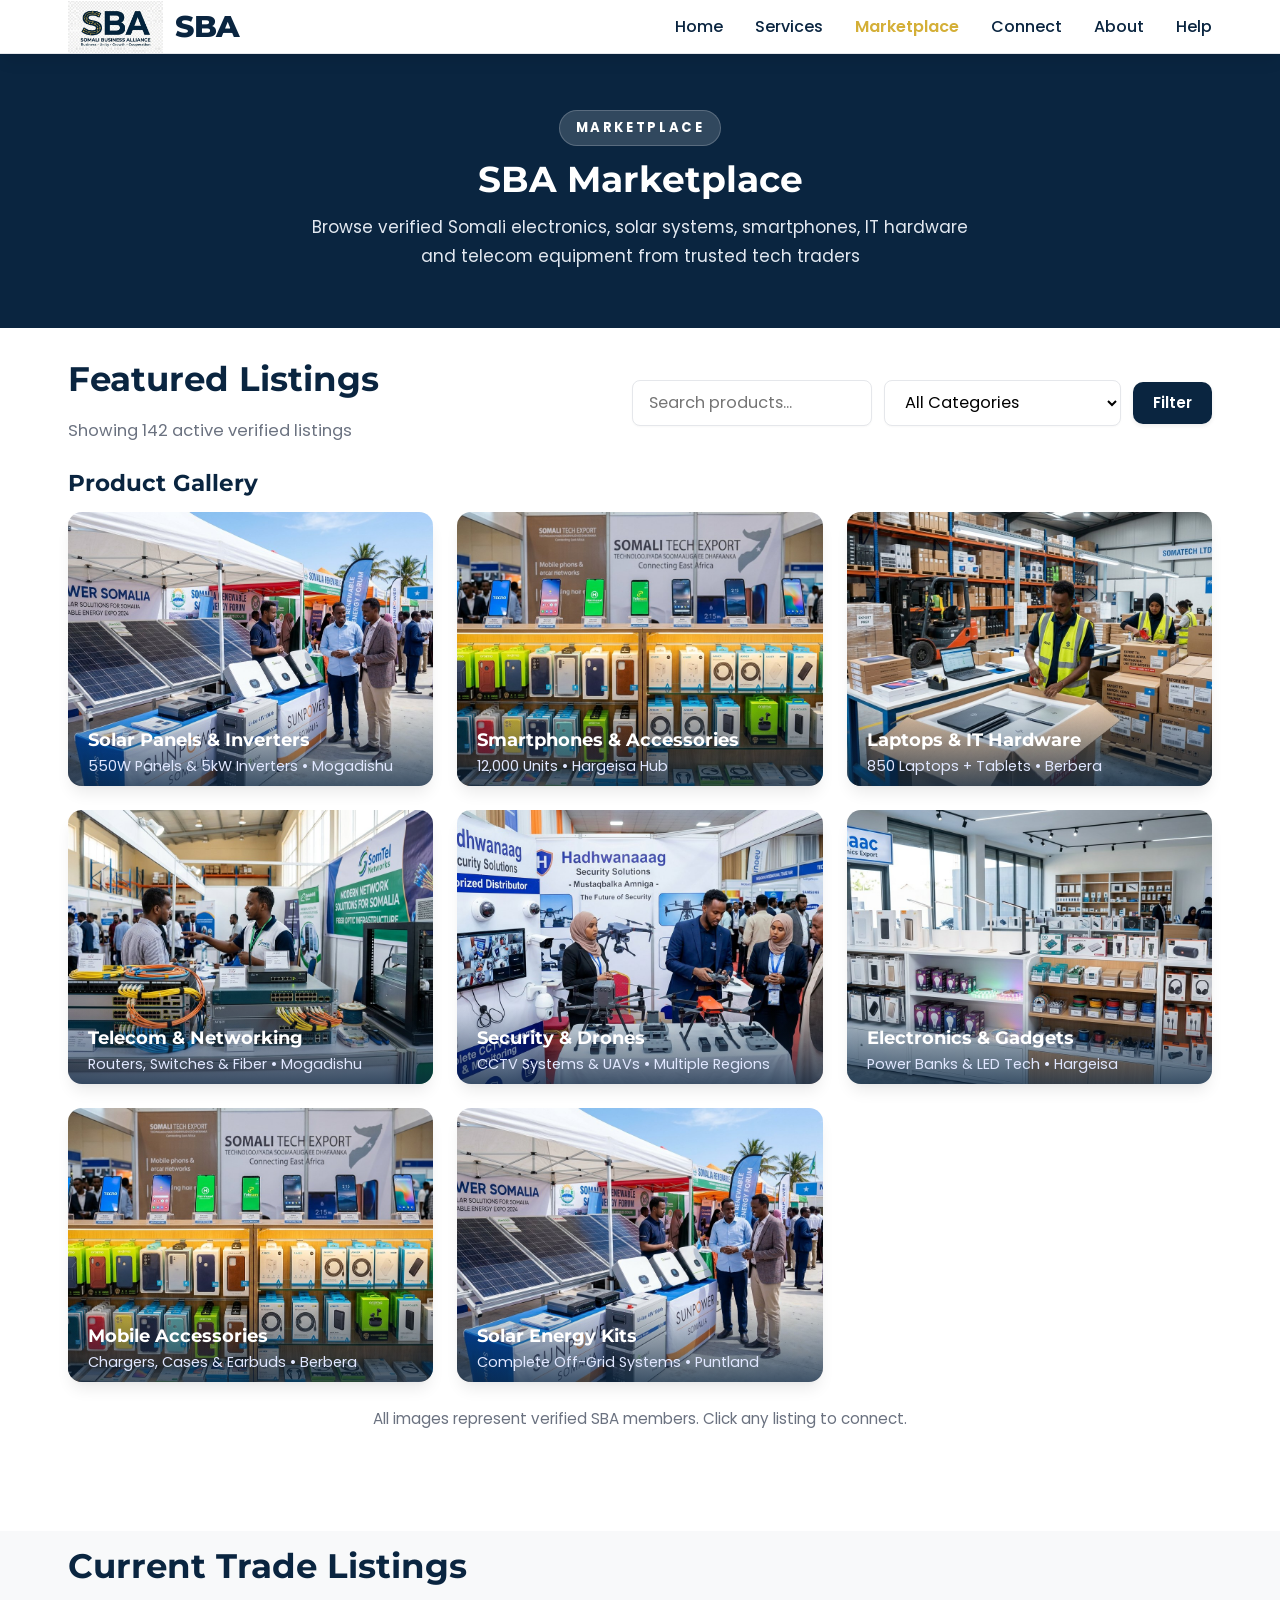
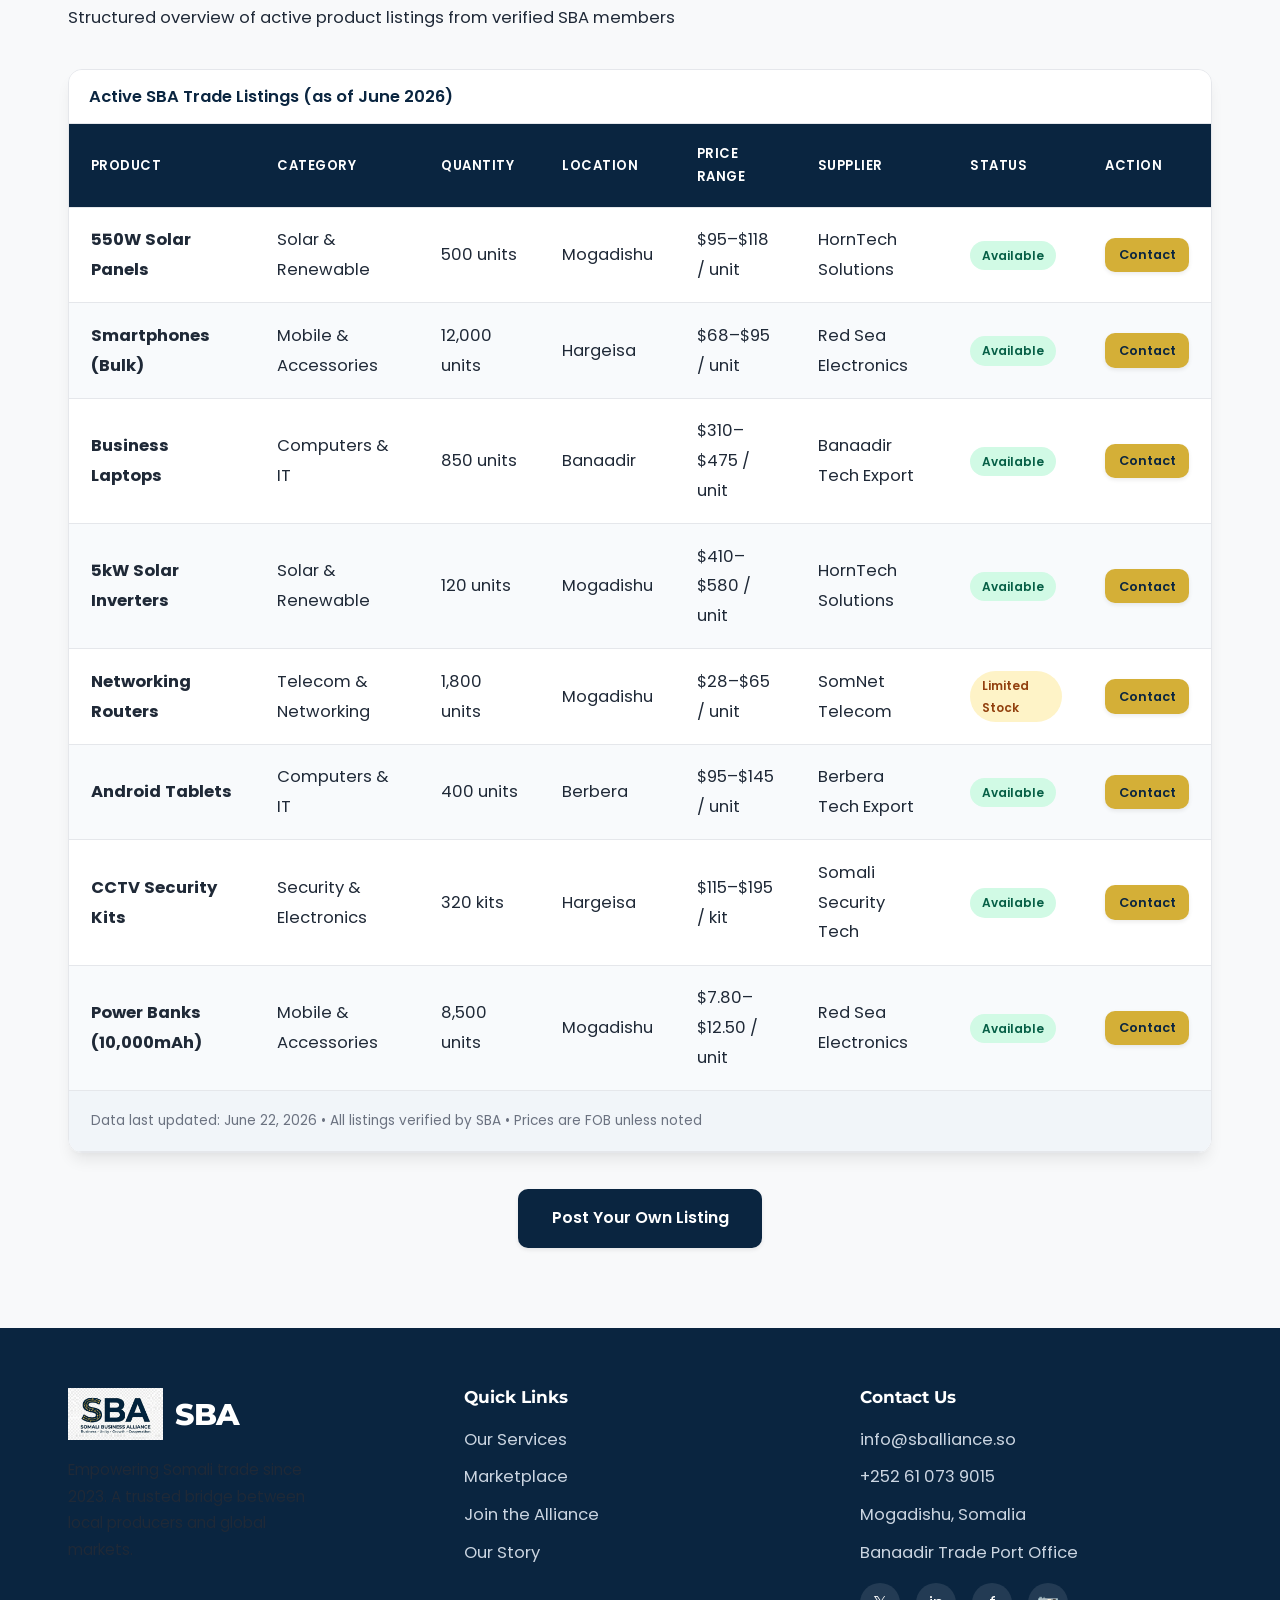
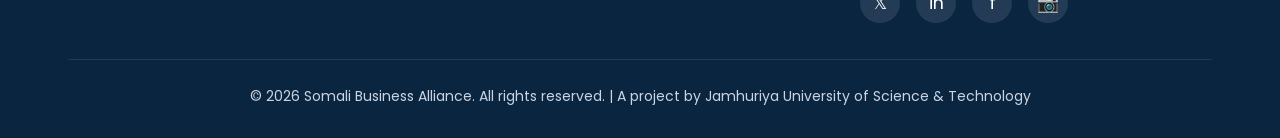
<file: gallery.html>
<!DOCTYPE html>
<html lang="en">
<head>
    <meta charset="UTF-8">
    <meta name="viewport" content="width=device-width, initial-scale=1.0">
    <meta name="description" content="Explore the SBA Marketplace - Browse verified Somali electronics, solar energy systems, smartphones, laptops, telecom equipment and IT hardware from trusted tech traders.">
    <title>Marketplace | SBA - Somali Business Alliance</title>
    <link rel="icon" href="images/logo.png" type="image/png">
    <link rel="preconnect" href="https://fonts.googleapis.com">
    <link rel="preconnect" href="https://fonts.gstatic.com" crossorigin>
    <link href="https://fonts.googleapis.com/css2?family=Montserrat:wght@600;700&amp;family=Poppins:wght@400;500;600&amp;display=swap" rel="stylesheet">
    <link rel="stylesheet" href="css/styles.css">
</head>
<body>
    <!-- Navigation -->
    <header>
        <nav class="container">
            <a href="index.html" class="logo">
                <img src="images/logo.png" alt="SBA Logo" width="48" height="48">
                <span>SBA</span>
            </a>
            
            <ul class="nav-links" id="navLinks">
                <li><a href="index.html">Home</a></li>
                <li><a href="services.html">Services</a></li>
                <li><a href="gallery.html" class="active">Marketplace</a></li>
                <li><a href="connect.html">Connect</a></li>
                <li><a href="about.html">About</a></li>
                <li><a href="help.html">Help</a></li>
            </ul>
            
            <button class="mobile-menu-btn" id="mobileMenuBtn" aria-label="Toggle navigation">☰</button>
        </nav>
    </header>

    <!-- Page Header -->
    <section class="section page-header">
        <div class="container">
            <div class="services-header">
                <p class="eyebrow">Marketplace</p>
                <h2>SBA Marketplace</h2>
                <p class="services-intro">Browse verified Somali electronics, solar systems, smartphones, IT hardware and telecom equipment from trusted tech traders</p>
            </div>
        </div>
    </section>

    <!-- Search & Filters -->
    <section class="section" style="padding-top: 2rem; padding-bottom: 1.5rem;">
        <div class="container">
            <div style="display: flex; justify-content: space-between; align-items: center; flex-wrap: wrap; gap: 1rem;">
                <div>
                    <h2>Featured Listings</h2>
                    <p style="margin: 0; color: var(--text-light);">Showing 142 active verified listings</p>
                </div>
                
                <div style="display: flex; gap: 0.75rem; align-items: center;">
                    <input type="text" placeholder="Search products..." style="width: 240px; padding: 0.6rem 1rem; border-radius: 8px;">
                    <select style="padding: 0.6rem 1rem; border-radius: 8px; border: 1.5px solid var(--border);">
                        <option>All Categories</option>
                        <option>Solar &amp; Renewable</option>
                        <option>Mobile &amp; Accessories</option>
                        <option>Computers &amp; IT</option>
                        <option>Telecom &amp; Networking</option>
                        <option>Security &amp; Electronics</option>
                    </select>
                    <button class="btn btn-primary" style="padding: 0.6rem 1.25rem; font-size: 0.95rem;">Filter</button>
                </div>
            </div>
        </div>
    </section>

    <!-- Visual Gallery (6+ images in CSS Grid) -->
    <section class="section" style="padding-top: 0;">
        <div class="container">
            <h3 style="margin-bottom: 1rem;">Product Gallery</h3>
            
            <div class="gallery-grid">
                <!-- Gallery Item 1 -->
                <div class="gallery-item">
                    <img src="images/gallery1.jpg" alt="High-efficiency solar panels and solar energy systems ready for export">
                    <div class="gallery-overlay">
                        <h4>Solar Panels &amp; Inverters</h4>
                        <p>550W Panels &amp; 5kW Inverters • Mogadishu</p>
                    </div>
                </div>
                
                <!-- Gallery Item 2 -->
                <div class="gallery-item">
                    <img src="images/gallery2.jpg" alt="Latest smartphones, mobile phones and accessories for bulk export">
                    <div class="gallery-overlay">
                        <h4>Smartphones &amp; Accessories</h4>
                        <p>12,000 Units • Hargeisa Hub</p>
                    </div>
                </div>
                
                <!-- Gallery Item 3 -->
                <div class="gallery-item">
                    <img src="images/gallery3.jpg" alt="Business laptops, tablets and computer hardware prepared for export">
                    <div class="gallery-overlay">
                        <h4>Laptops &amp; IT Hardware</h4>
                        <p>850 Laptops + Tablets • Berbera</p>
                    </div>
                </div>
                
                <!-- Gallery Item 4 -->
                <div class="gallery-item">
                    <img src="images/gallery4.jpg" alt="Telecommunications equipment, routers and networking gear">
                    <div class="gallery-overlay">
                        <h4>Telecom &amp; Networking</h4>
                        <p>Routers, Switches &amp; Fiber • Mogadishu</p>
                    </div>
                </div>
                
                <!-- Gallery Item 5 -->
                <div class="gallery-item">
                    <img src="images/gallery5.jpg" alt="Drones, CCTV and security electronics at Somali tech exhibition">
                    <div class="gallery-overlay">
                        <h4>Security &amp; Drones</h4>
                        <p>CCTV Systems &amp; UAVs • Multiple Regions</p>
                    </div>
                </div>
                
                <!-- Gallery Item 6 -->
                <div class="gallery-item">
                    <img src="images/gallery6.jpg" alt="Power banks, LED lighting and consumer electronics components">
                    <div class="gallery-overlay">
                        <h4>Electronics &amp; Gadgets</h4>
                        <p>Power Banks &amp; LED Tech • Hargeisa</p>
                    </div>
                </div>
                
                <!-- Extra items for better gallery -->
                <div class="gallery-item">
                    <img src="images/gallery2.jpg" alt="Bulk smartphones and mobile accessories ready for export">
                    <div class="gallery-overlay">
                        <h4>Mobile Accessories</h4>
                        <p>Chargers, Cases &amp; Earbuds • Berbera</p>
                    </div>
                </div>
                
                <div class="gallery-item">
                    <img src="images/gallery1.jpg" alt="Commercial solar energy kits and battery storage systems">
                    <div class="gallery-overlay">
                        <h4>Solar Energy Kits</h4>
                        <p>Complete Off-Grid Systems • Puntland</p>
                    </div>
                </div>
            </div>
            
            <p style="text-align: center; margin-top: 1.5rem; color: var(--text-light); font-size: 0.95rem;">
                All images represent verified SBA members. Click any listing to connect.
            </p>
        </div>
    </section>

    <!-- Data Table Section -->
    <section class="section" style="background-color: #F8F9FA; padding-top: 1rem;">
        <div class="container">
            <h2>Current Trade Listings</h2>
            <p style="margin-bottom: 1.5rem;">Structured overview of active product listings from verified SBA members</p>
            
            <div class="table-container">
                <table>
                    <caption style="text-align: left; padding: 0.75rem 1.25rem; font-weight: 600; color: var(--primary-color); background: white; border-bottom: 1px solid var(--border);">
                        Active SBA Trade Listings (as of June 2026)
                    </caption>
                    <thead>
                        <tr>
                            <th scope="col">Product</th>
                            <th scope="col">Category</th>
                            <th scope="col">Quantity</th>
                            <th scope="col">Location</th>
                            <th scope="col">Price Range</th>
                            <th scope="col">Supplier</th>
                            <th scope="col">Status</th>
                            <th scope="col">Action</th>
                        </tr>
                    </thead>
                    <tbody>
                        <tr>
                            <td><strong>550W Solar Panels</strong></td>
                            <td>Solar &amp; Renewable</td>
                            <td>500 units</td>
                            <td>Mogadishu</td>
                            <td>$95–$118 / unit</td>
                            <td>HornTech Solutions</td>
                            <td><span class="status status-active">Available</span></td>
                            <td><a href="connect.html" class="btn btn-accent" style="padding: 0.35rem 0.85rem; font-size: 0.8rem;">Contact</a></td>
                        </tr>
                        <tr>
                            <td><strong>Smartphones (Bulk)</strong></td>
                            <td>Mobile &amp; Accessories</td>
                            <td>12,000 units</td>
                            <td>Hargeisa</td>
                            <td>$68–$95 / unit</td>
                            <td>Red Sea Electronics</td>
                            <td><span class="status status-active">Available</span></td>
                            <td><a href="connect.html" class="btn btn-accent" style="padding: 0.35rem 0.85rem; font-size: 0.8rem;">Contact</a></td>
                        </tr>
                        <tr>
                            <td><strong>Business Laptops</strong></td>
                            <td>Computers &amp; IT</td>
                            <td>850 units</td>
                            <td>Banaadir</td>
                            <td>$310–$475 / unit</td>
                            <td>Banaadir Tech Export</td>
                            <td><span class="status status-active">Available</span></td>
                            <td><a href="connect.html" class="btn btn-accent" style="padding: 0.35rem 0.85rem; font-size: 0.8rem;">Contact</a></td>
                        </tr>
                        <tr>
                            <td><strong>5kW Solar Inverters</strong></td>
                            <td>Solar &amp; Renewable</td>
                            <td>120 units</td>
                            <td>Mogadishu</td>
                            <td>$410–$580 / unit</td>
                            <td>HornTech Solutions</td>
                            <td><span class="status status-active">Available</span></td>
                            <td><a href="connect.html" class="btn btn-accent" style="padding: 0.35rem 0.85rem; font-size: 0.8rem;">Contact</a></td>
                        </tr>
                        <tr>
                            <td><strong>Networking Routers</strong></td>
                            <td>Telecom &amp; Networking</td>
                            <td>1,800 units</td>
                            <td>Mogadishu</td>
                            <td>$28–$65 / unit</td>
                            <td>SomNet Telecom</td>
                            <td><span class="status status-pending">Limited Stock</span></td>
                            <td><a href="connect.html" class="btn btn-accent" style="padding: 0.35rem 0.85rem; font-size: 0.8rem;">Contact</a></td>
                        </tr>
                        <tr>
                            <td><strong>Android Tablets</strong></td>
                            <td>Computers &amp; IT</td>
                            <td>400 units</td>
                            <td>Berbera</td>
                            <td>$95–$145 / unit</td>
                            <td>Berbera Tech Export</td>
                            <td><span class="status status-active">Available</span></td>
                            <td><a href="connect.html" class="btn btn-accent" style="padding: 0.35rem 0.85rem; font-size: 0.8rem;">Contact</a></td>
                        </tr>
                        <tr>
                            <td><strong>CCTV Security Kits</strong></td>
                            <td>Security &amp; Electronics</td>
                            <td>320 kits</td>
                            <td>Hargeisa</td>
                            <td>$115–$195 / kit</td>
                            <td>Somali Security Tech</td>
                            <td><span class="status status-active">Available</span></td>
                            <td><a href="connect.html" class="btn btn-accent" style="padding: 0.35rem 0.85rem; font-size: 0.8rem;">Contact</a></td>
                        </tr>
                        <tr>
                            <td><strong>Power Banks (10,000mAh)</strong></td>
                            <td>Mobile &amp; Accessories</td>
                            <td>8,500 units</td>
                            <td>Mogadishu</td>
                            <td>$7.80–$12.50 / unit</td>
                            <td>Red Sea Electronics</td>
                            <td><span class="status status-active">Available</span></td>
                            <td><a href="connect.html" class="btn btn-accent" style="padding: 0.35rem 0.85rem; font-size: 0.8rem;">Contact</a></td>
                        </tr>
                    </tbody>
                    <tfoot>
                        <tr>
                            <td colspan="8" style="background-color: #F1F5F9; font-size: 0.85rem; color: var(--text-light);">
                                Data last updated: June 22, 2026 • All listings verified by SBA • Prices are FOB unless noted
                            </td>
                        </tr>
                    </tfoot>
                </table>
            </div>
            
            <div style="text-align: center; margin-top: 1rem;">
                <a href="connect.html" class="btn btn-primary">Post Your Own Listing</a>
            </div>
        </div>
    </section>

    <!-- Footer -->
    <footer>
        <div class="container">
            <div class="footer-grid">
                <div>
                    <div class="logo" style="margin-bottom: 1rem; color: white;">
                        <img src="images/logo.png" alt="SBA Logo" width="40" height="40" style="filter: brightness(1) invert(0);">
                        <span style="color: white;">SBA</span>
                    </div>
                    <p style="font-size: 0.95rem; max-width: 260px;">Empowering Somali trade since 2023. A trusted bridge between local producers and global markets.</p>
                </div>
                
                <div>
                    <h4>Quick Links</h4>
                    <ul class="footer-links">
                        <li><a href="services.html">Our Services</a></li>
                        <li><a href="gallery.html">Marketplace</a></li>
                        <li><a href="connect.html">Join the Alliance</a></li>
                        <li><a href="about.html">Our Story</a></li>
                    </ul>
                </div>
                
                <div>
                    <h4>Contact Us</h4>
                    <ul class="footer-links">
                        <li><a href="mailto:info@sballiance.so">info@sballiance.so</a></li>
                        <li><a href="tel:+252615123456">+252 61 073 9015</a></li>
                        <li>Mogadishu, Somalia</li>
                        <li>Banaadir Trade Port Office</li>
                    </ul>
                    
                    <div class="social-links">
                        <a href="#" aria-label="Twitter">𝕏</a>
                        <a href="#" aria-label="LinkedIn">in</a>
                        <a href="#" aria-label="Facebook">f</a>
                        <a href="#" aria-label="Instagram">📷</a>
                    </div>
                </div>
            </div>
            
            <div class="copyright">
                &copy; 2026 Somali Business Alliance. All rights reserved. | A project by Jamhuriya University of Science &amp; Technology
            </div>
        </div>
    </footer>

    <script>
        const mobileBtn = document.getElementById('mobileMenuBtn');
        const navLinks = document.getElementById('navLinks');
        
        mobileBtn.addEventListener('click', () => {
            navLinks.classList.toggle('active');
            mobileBtn.textContent = navLinks.classList.contains('active') ? '✕' : '☰';
        });
        
        document.querySelectorAll('.nav-links a').forEach(link => {
            link.addEventListener('click', () => {
                navLinks.classList.remove('active');
                mobileBtn.textContent = '☰';
            });
        });
    </script>
</body>
</html>
</file>
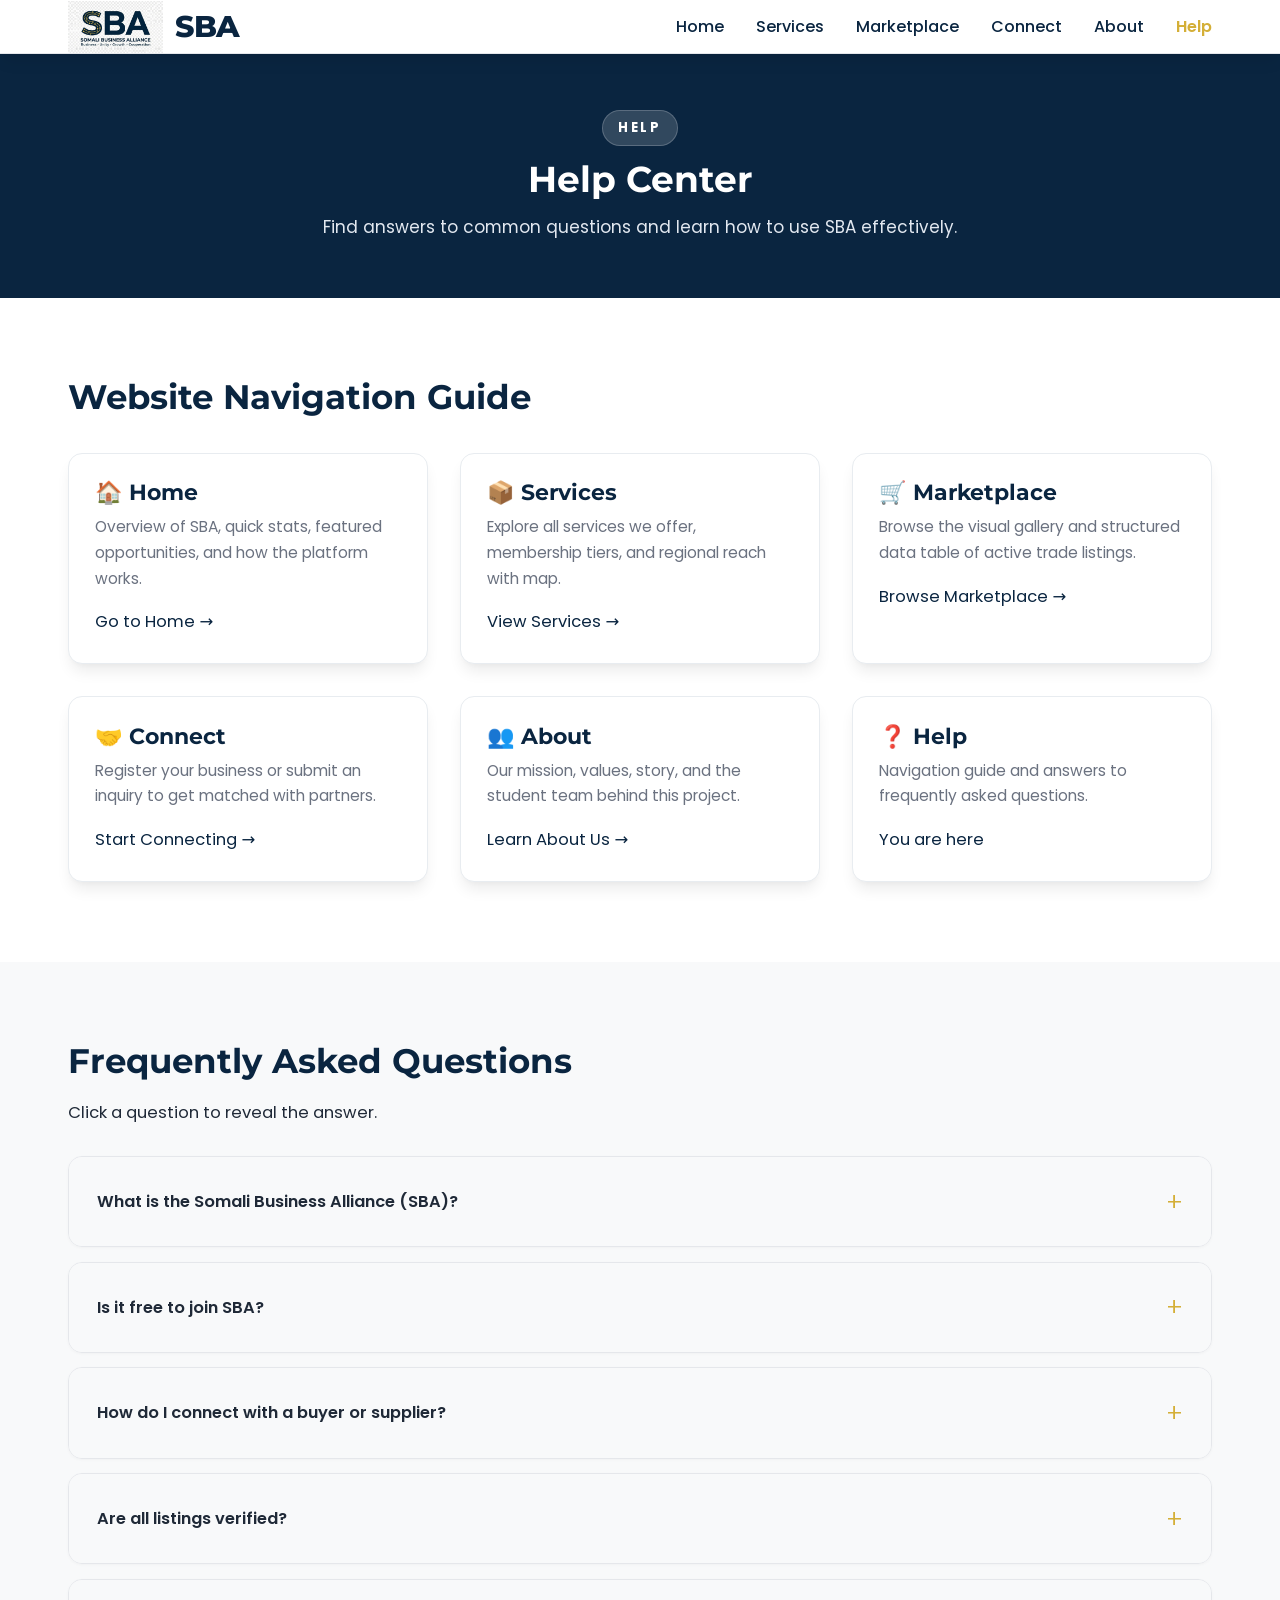
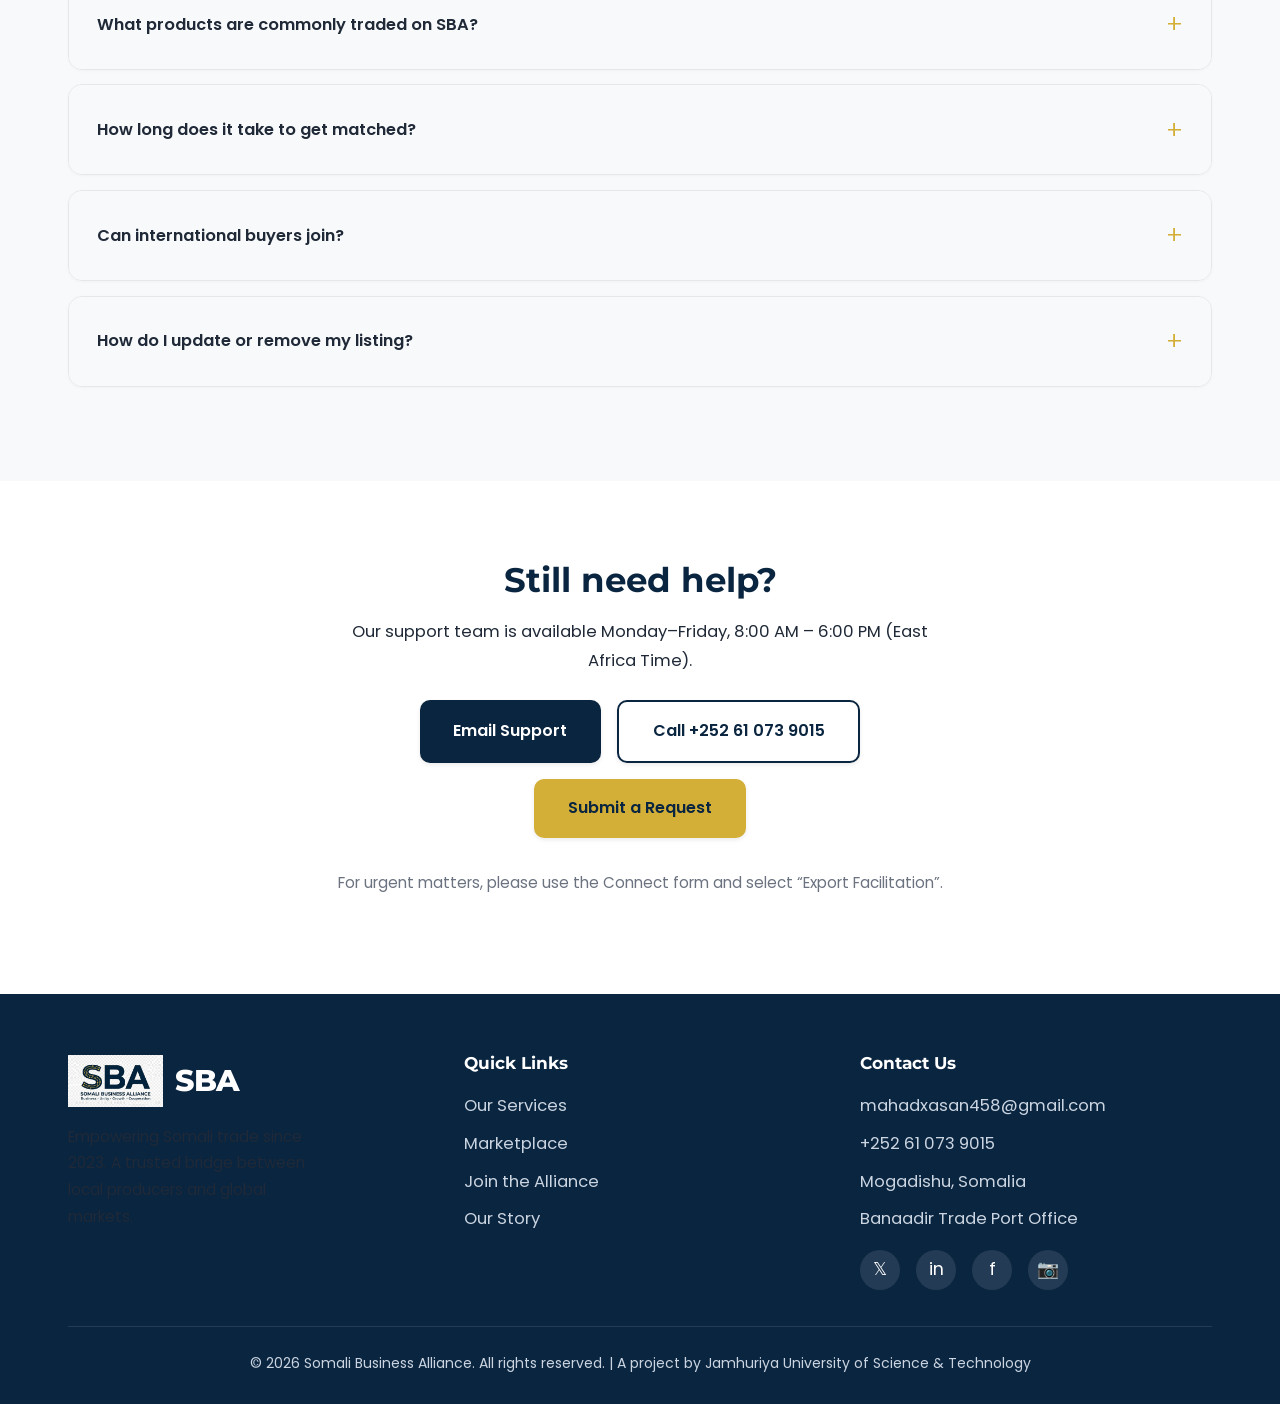
<file: help.html>
<!DOCTYPE html>
<html lang="en">
<head>
    <meta charset="UTF-8">
    <meta name="viewport" content="width=device-width, initial-scale=1.0">
    <meta name="description" content="Get help with Somali Business Alliance (SBA). Frequently asked questions about electronics, solar, IT hardware, and technology trade. Navigation guide and support resources.">
    <title>Help &amp; FAQ | SBA - Somali Business Alliance</title>
    <link rel="icon" href="images/logo.png" type="image/png">
    <link rel="preconnect" href="https://fonts.googleapis.com">
    <link rel="preconnect" href="https://fonts.gstatic.com" crossorigin>
    <link href="https://fonts.googleapis.com/css2?family=Montserrat:wght@600;700&amp;family=Poppins:wght@400;500;600&amp;display=swap" rel="stylesheet">
    <link rel="stylesheet" href="css/styles.css">
</head>
<body>
    <!-- Navigation -->
    <header>
        <nav class="container">
            <a href="index.html" class="logo">
                <img src="images/logo.png" alt="SBA Logo" width="48" height="48">
                <span>SBA</span>
            </a>
            
            <ul class="nav-links" id="navLinks">
                <li><a href="index.html">Home</a></li>
                <li><a href="services.html">Services</a></li>
                <li><a href="gallery.html">Marketplace</a></li>
                <li><a href="connect.html">Connect</a></li>
                <li><a href="about.html">About</a></li>
                <li><a href="help.html" class="active">Help</a></li>
            </ul>
            
            <button class="mobile-menu-btn" id="mobileMenuBtn" aria-label="Toggle navigation">☰</button>
        </nav>
    </header>

    <!-- Page Header -->
    <section class="section page-header">
        <div class="container">
            <div class="services-header">
                <p class="eyebrow">Help</p>
                <h2>Help Center</h2>
                <p class="services-intro">Find answers to common questions and learn how to use SBA effectively.</p>
            </div>
        </div>
    </section>

    <!-- Navigation Guide -->
    <section class="section">
        <div class="container">
            <h2>Website Navigation Guide</h2>
            <div class="cards-grid">
                <div class="card">
                    <div class="card-content">
                        <h3>🏠 Home</h3>
                        <p>Overview of SBA, quick stats, featured opportunities, and how the platform works.</p>
                        <a href="index.html">Go to Home →</a>
                    </div>
                </div>
                <div class="card">
                    <div class="card-content">
                        <h3>📦 Services</h3>
                        <p>Explore all services we offer, membership tiers, and regional reach with map.</p>
                        <a href="services.html">View Services →</a>
                    </div>
                </div>
                <div class="card">
                    <div class="card-content">
                        <h3>🛒 Marketplace</h3>
                        <p>Browse the visual gallery and structured data table of active trade listings.</p>
                        <a href="gallery.html">Browse Marketplace →</a>
                    </div>
                </div>
                <div class="card">
                    <div class="card-content">
                        <h3>🤝 Connect</h3>
                        <p>Register your business or submit an inquiry to get matched with partners.</p>
                        <a href="connect.html">Start Connecting →</a>
                    </div>
                </div>
                <div class="card">
                    <div class="card-content">
                        <h3>👥 About</h3>
                        <p>Our mission, values, story, and the student team behind this project.</p>
                        <a href="about.html">Learn About Us →</a>
                    </div>
                </div>
                <div class="card">
                    <div class="card-content">
                        <h3>❓ Help</h3>
                        <p>Navigation guide and answers to frequently asked questions.</p>
                        <a href="help.html">You are here</a>
                    </div>
                </div>
            </div>
        </div>
    </section>

    <!-- FAQ Section -->
    <section class="section" style="background-color: #F8F9FA;">
        <div class="container">
            <h2>Frequently Asked Questions</h2>
            <p style="margin-bottom: 1.75rem;">Click a question to reveal the answer.</p>
            
            <div class="faq-item">
                <div class="faq-question" onclick="toggleFAQ(this)">
                    What is the Somali Business Alliance (SBA)?
                </div>
                <div class="faq-answer">
                    <p>SBA is a B2B platform that connects Somali tech companies, electronics traders, and businesses with local and international buyers. We verify members and facilitate trade opportunities across solar energy, smartphones, laptops, telecom equipment, and electronics.</p>
                </div>
            </div>
            
            <div class="faq-item">
                <div class="faq-question" onclick="toggleFAQ(this)">
                    Is it free to join SBA?
                </div>
                <div class="faq-answer">
                    <p>Yes! The Basic membership is completely free. You can create a profile, browse listings, and send up to 3 connection requests per month at no cost. Paid plans unlock unlimited access and premium features.</p>
                </div>
            </div>
            
            <div class="faq-item">
                <div class="faq-question" onclick="toggleFAQ(this)">
                    How do I connect with a buyer or supplier?
                </div>
                <div class="faq-answer">
                    <p>Go to the <a href="connect.html">Connect page</a>, fill out the inquiry form, and select your interests. Alternatively, browse listings on the Marketplace and click “Contact” on any product. Our team will facilitate introductions.</p>
                </div>
            </div>
            
            <div class="faq-item">
                <div class="faq-question" onclick="toggleFAQ(this)">
                    Are all listings verified?
                </div>
                <div class="faq-answer">
                    <p>Yes. Every supplier and buyer on the SBA platform is verified through document checks and, in many cases, physical verification. We maintain high standards to ensure trustworthy trade partners.</p>
                </div>
            </div>
            
            <div class="faq-item">
                <div class="faq-question" onclick="toggleFAQ(this)">
                    What products are commonly traded on SBA?
                </div>
                <div class="faq-answer">
                    <p>Our most active categories now include solar panels &amp; inverters, smartphones and accessories, laptops &amp; IT hardware, telecom equipment, networking gear, security systems, and consumer electronics.</p>
                </div>
            </div>
            
            <div class="faq-item">
                <div class="faq-question" onclick="toggleFAQ(this)">
                    How long does it take to get matched?
                </div>
                <div class="faq-answer">
                    <p>Most inquiries receive initial matches within 24–48 hours. Premium members often receive faster responses and priority matching.</p>
                </div>
            </div>
            
            <div class="faq-item">
                <div class="faq-question" onclick="toggleFAQ(this)">
                    Can international buyers join?
                </div>
                <div class="faq-answer">
                    <p>Absolutely. SBA is designed to connect international buyers with Somali producers. Many of our most active members are from the UAE, Saudi Arabia, Kenya, Turkey, and Europe.</p>
                </div>
            </div>
            
            <div class="faq-item">
                <div class="faq-question" onclick="toggleFAQ(this)">
                    How do I update or remove my listing?
                </div>
                <div class="faq-answer">
                    <p>Log in to your account (after registration) and visit the Dashboard (coming soon). For now, simply email us at <a href="mailto:support@sballiance.so">support@sballiance.so</a> with your request.</p>
                </div>
            </div>
        </div>
    </section>

    <!-- Contact Support -->
    <section class="section">
        <div class="container" style="max-width: 680px; text-align: center;">
            <h2>Still need help?</h2>
            <p style="margin-bottom: 1.5rem;">Our support team is available Monday–Friday, 8:00 AM – 6:00 PM (East Africa Time).</p>
            
            <div style="display: flex; gap: 1rem; justify-content: center; flex-wrap: wrap;">
                <a href="mahadhassanshire@email.com" class="btn btn-primary">Email Support</a>
                <a href="tel:+252615123456" class="btn btn-outline">Call +252 61 073 9015</a>
                <a href="connect.html" class="btn btn-accent">Submit a Request</a>
            </div>
            
            <p style="margin-top: 2rem; font-size: 0.95rem; color: var(--text-light);">
                For urgent matters, please use the Connect form and select “Export Facilitation”.
            </p>
        </div>
    </section>

    <!-- Footer -->
    <footer>
        <div class="container">
            <div class="footer-grid">
                <div>
                    <div class="logo" style="margin-bottom: 1rem; color: white;">
                        <img src="images/logo.png" alt="SBA Logo" width="40" height="40" style="filter: brightness(1) invert(0);">
                        <span style="color: white;">SBA</span>
                    </div>
                    <p style="font-size: 0.95rem; max-width: 260px;">Empowering Somali trade since 2023. A trusted bridge between local producers and global markets.</p>
                </div>
                
                <div>
                    <h4>Quick Links</h4>
                    <ul class="footer-links">
                        <li><a href="services.html">Our Services</a></li>
                        <li><a href="gallery.html">Marketplace</a></li>
                        <li><a href="connect.html">Join the Alliance</a></li>
                        <li><a href="about.html">Our Story</a></li>
                    </ul>
                </div>
                
                <div>
                    <h4>Contact Us</h4>
                    <ul class="footer-links">
                        <li><a href="mailto:info@sballiance.so">mahadxasan458@gmail.com</a></li>
                        <li><a href="tel:+252615123456">+252 61 073 9015</a></li>
                        <li>Mogadishu, Somalia</li>
                        <li>Banaadir Trade Port Office</li>
                    </ul>
                    
                    <div class="social-links">
                        <a href="#" aria-label="Twitter">𝕏</a>
                        <a href="#" aria-label="LinkedIn">in</a>
                        <a href="#" aria-label="Facebook">f</a>
                        <a href="#" aria-label="Instagram">📷</a>
                    </div>
                </div>
            </div>
            
            <div class="copyright">
                &copy; 2026 Somali Business Alliance. All rights reserved. | A project by Jamhuriya University of Science &amp; Technology
            </div>
        </div>
    </footer>

    <script>
        function toggleFAQ(element) {
            const item = element.parentElement;
            item.classList.toggle('active');
            
            // Close other open FAQs
            document.querySelectorAll('.faq-item').forEach(faq => {
                if (faq !== item) {
                    faq.classList.remove('active');
                }
            });
        }
        
        // Mobile nav
        const mobileBtn = document.getElementById('mobileMenuBtn');
        const navLinks = document.getElementById('navLinks');
        
        mobileBtn.addEventListener('click', () => {
            navLinks.classList.toggle('active');
            mobileBtn.textContent = navLinks.classList.contains('active') ? '✕' : '☰';
        });
        
        document.querySelectorAll('.nav-links a').forEach(link => {
            link.addEventListener('click', () => {
                navLinks.classList.remove('active');
                mobileBtn.textContent = '☰';
            });
        });
    </script>
</body>
</html>
</file>
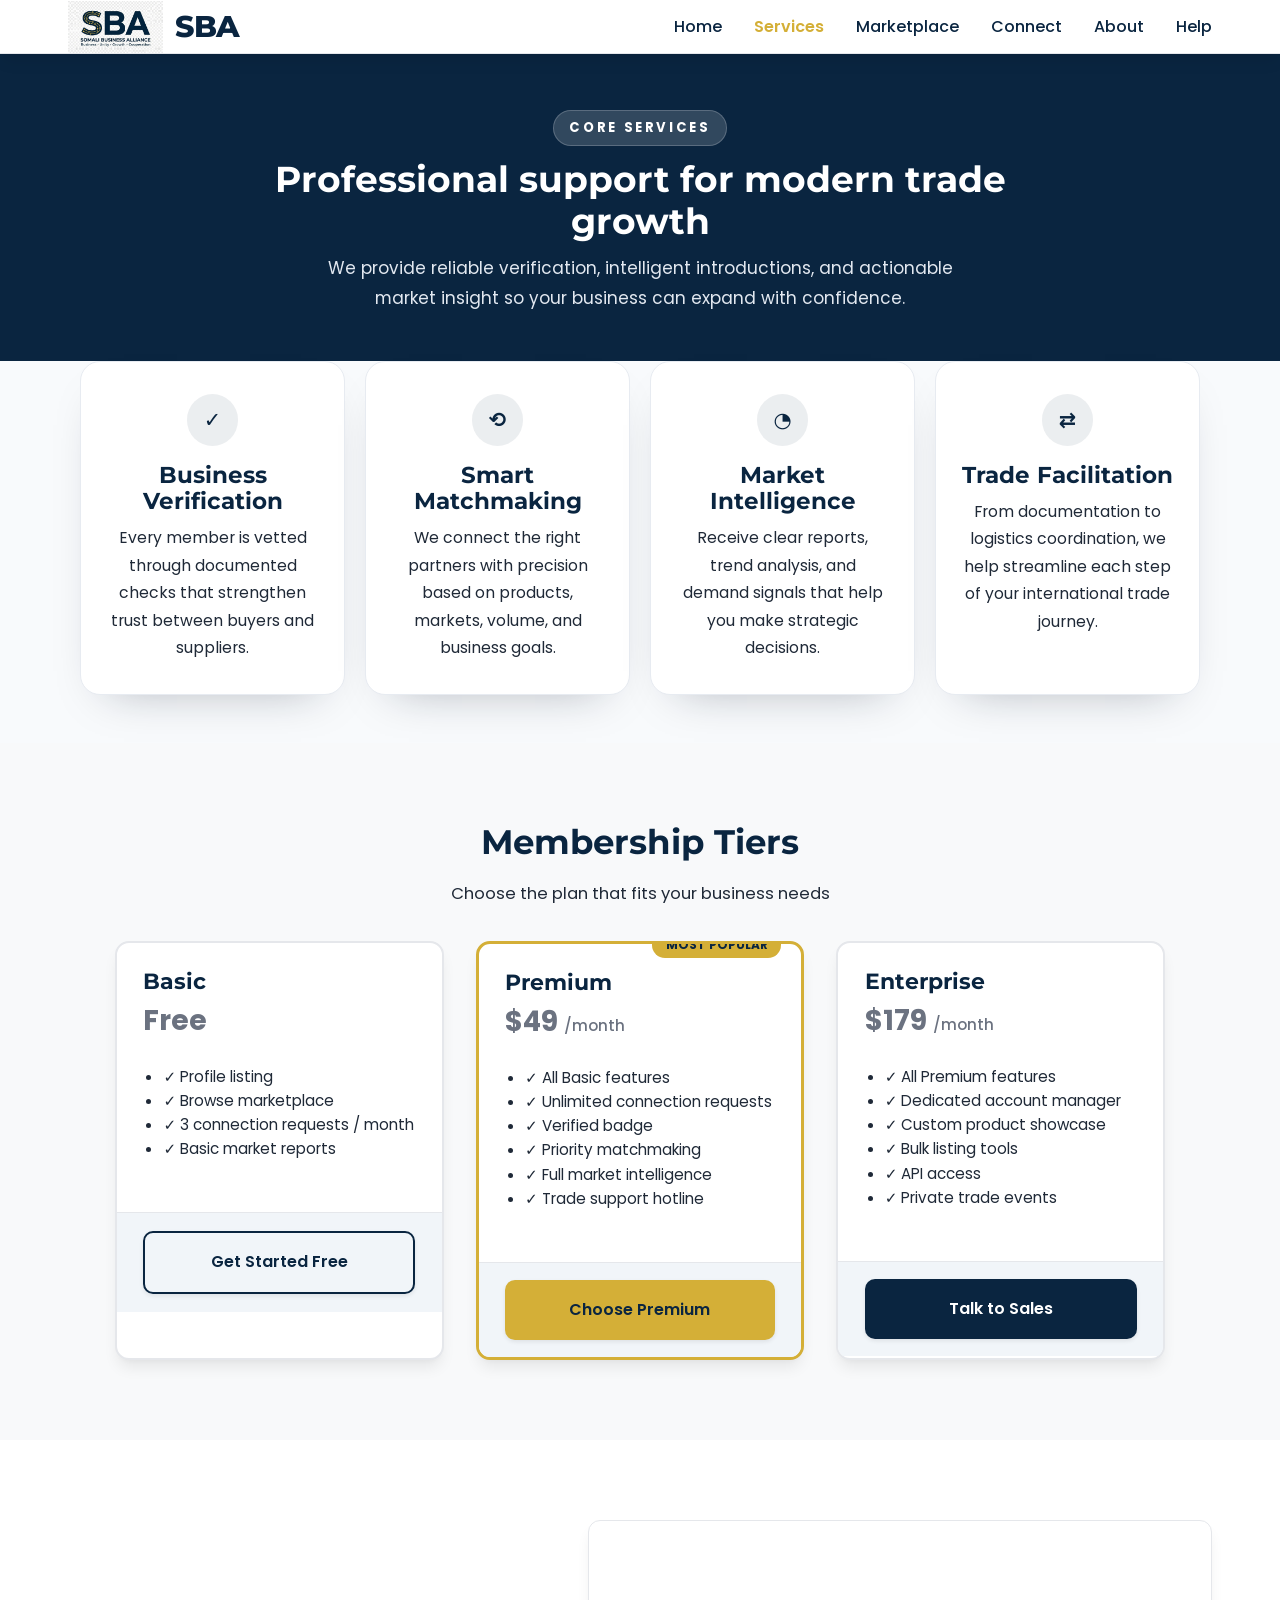
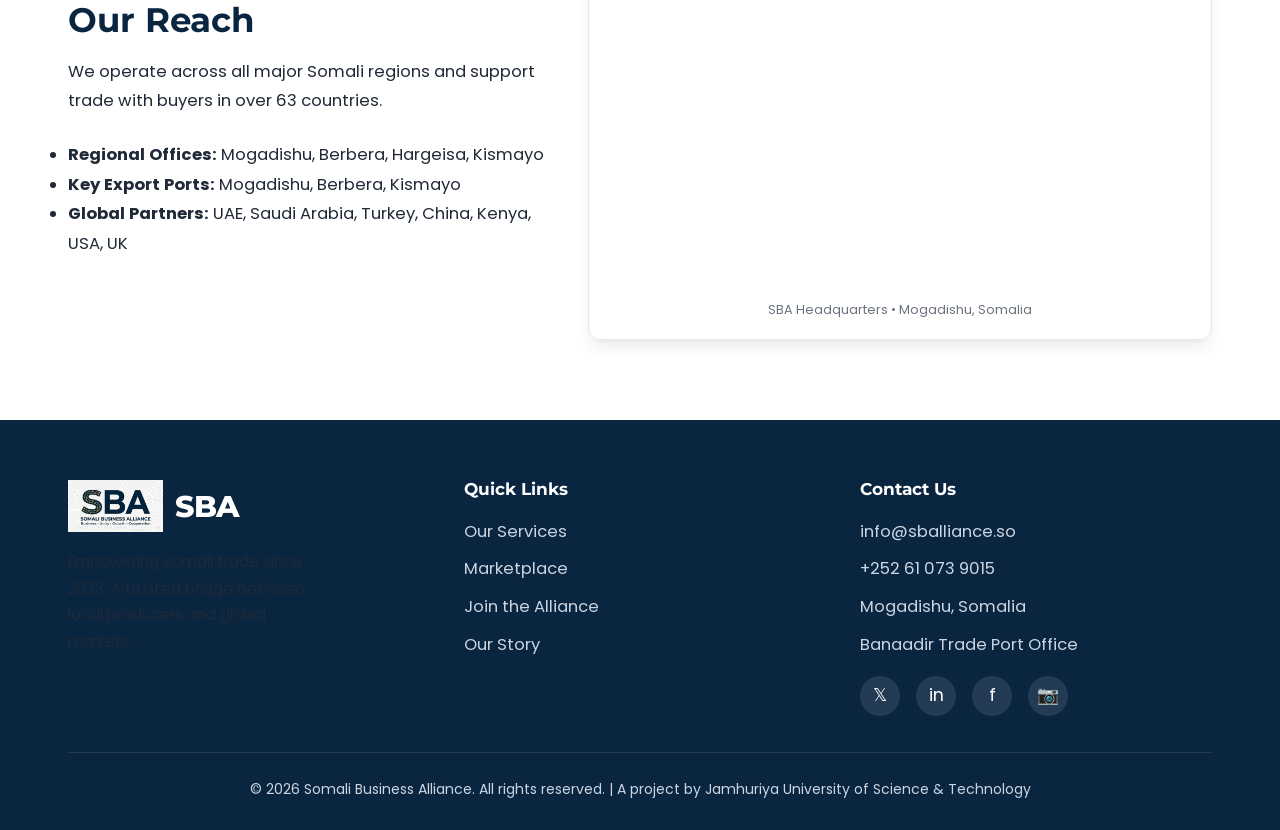
<file: services.html>
<!DOCTYPE html>
<html lang="en">
<head>
    <meta charset="UTF-8">
    <meta name="viewport" content="width=device-width, initial-scale=1.0">
    <meta name="description" content="Discover the full range of services offered by Somali Business Alliance (SBA) — matchmaking, verification, trade support, market intelligence and more.">
    <title>Our Services | SBA - Somali Business Alliance</title>
    <link rel="icon" href="images/logo.png" type="image/png">
    <link rel="preconnect" href="https://fonts.googleapis.com">
    <link rel="preconnect" href="https://fonts.gstatic.com" crossorigin>
    <link href="https://fonts.googleapis.com/css2?family=Montserrat:wght@600;700&amp;family=Poppins:wght@400;500;600&amp;display=swap" rel="stylesheet">
    <link rel="stylesheet" href="css/styles.css">
</head>
<body>
    <!-- Navigation -->
    <header>
        <nav class="container">
            <a href="index.html" class="logo">
                <img src="images/logo.png" alt="SBA Logo" width="48" height="48">
                <span>SBA</span>
            </a>
            
            <ul class="nav-links" id="navLinks">
                <li><a href="index.html">Home</a></li>
                <li><a href="services.html" class="active">Services</a></li>
                <li><a href="gallery.html">Marketplace</a></li>
                <li><a href="connect.html">Connect</a></li>
                <li><a href="about.html">About</a></li>
                <li><a href="help.html">Help</a></li>
            </ul>
            
            <button class="mobile-menu-btn" id="mobileMenuBtn" aria-label="Toggle navigation">☰</button>
        </nav>
    </header>

    <!-- Core Services -->
    <section class="section services-showcase">
        <div class="services-hero">
            <div class="container">
                <div class="services-header">
                    <p class="eyebrow">Core Services</p>
                    <h2>Professional support for modern trade growth</h2>
                    <p class="services-intro">We provide reliable verification, intelligent introductions, and actionable market insight so your business can expand with confidence.</p>
                </div>
            </div>
        </div>

        <div class="services-cards-wrap">
            <div class="container">
                <div class="services-grid">
                    <article class="service-card">
                        <div class="service-icon">✓</div>
                        <h3>Business Verification</h3>
                        <p>Every member is vetted through documented checks that strengthen trust between buyers and suppliers.</p>
                    </article>

                    <article class="service-card">
                        <div class="service-icon">⟲</div>
                        <h3>Smart Matchmaking</h3>
                        <p>We connect the right partners with precision based on products, markets, volume, and business goals.</p>
                    </article>

                    <article class="service-card">
                        <div class="service-icon">◔</div>
                        <h3>Market Intelligence</h3>
                        <p>Receive clear reports, trend analysis, and demand signals that help you make strategic decisions.</p>
                    </article>

                    <article class="service-card">
                        <div class="service-icon">⇄</div>
                        <h3>Trade Facilitation</h3>
                        <p>From documentation to logistics coordination, we help streamline each step of your international trade journey.</p>
                    </article>
                </div>
            </div>
        </div>
    </section>

    <!-- Membership Tiers -->
    <section class="section" style="background-color: #F8F9FA;">
        <div class="container">
            <h2 class="text-center">Membership Tiers</h2>
            <p style="text-align: center; margin-bottom: 2rem;">Choose the plan that fits your business needs</p>
            
            <div class="cards-grid" style="max-width: 1050px; margin: 0 auto;">
                <!-- Basic -->
                <div class="card" style="border: 2px solid var(--border);">
                    <div class="card-content">
                        <h3 style="margin-bottom: 0;">Basic</h3>
                        <p style="font-size: 1.75rem; font-weight: 700; margin: 0.25rem 0;">Free</p>
                        <ul style="margin: 1.25rem 0 1.5rem; padding-left: 1.25rem; font-size: 0.95rem; line-height: 1.6;">
                            <li>✓ Profile listing</li>
                            <li>✓ Browse marketplace</li>
                            <li>✓ 3 connection requests / month</li>
                            <li>✓ Basic market reports</li>
                        </ul>
                    </div>
                    <div class="card-footer">
                        <a href="connect.html" class="btn btn-outline" style="width: 100%; justify-content: center;">Get Started Free</a>
                    </div>
                </div>
                
                <!-- Premium -->
                <div class="card" style="border: 3px solid var(--accent-color); position: relative;">
                    <div style="position: absolute; top: -12px; right: 20px; background: var(--accent-color); color: var(--primary-color); font-size: 0.75rem; padding: 0.15rem 0.85rem; border-radius: 20px; font-weight: 700;">MOST POPULAR</div>
                    
                    <div class="card-content">
                        <h3 style="margin-bottom: 0;">Premium</h3>
                        <p style="font-size: 1.75rem; font-weight: 700; margin: 0.25rem 0;">$49 <span style="font-size: 0.95rem; font-weight: 500;">/month</span></p>
                        <ul style="margin: 1.25rem 0 1.5rem; padding-left: 1.25rem; font-size: 0.95rem; line-height: 1.6;">
                            <li>✓ All Basic features</li>
                            <li>✓ Unlimited connection requests</li>
                            <li>✓ Verified badge</li>
                            <li>✓ Priority matchmaking</li>
                            <li>✓ Full market intelligence</li>
                            <li>✓ Trade support hotline</li>
                        </ul>
                    </div>
                    <div class="card-footer">
                        <a href="connect.html" class="btn btn-accent" style="width: 100%; justify-content: center;">Choose Premium</a>
                    </div>
                </div>
                
                <!-- Enterprise -->
                <div class="card" style="border: 2px solid var(--border);">
                    <div class="card-content">
                        <h3 style="margin-bottom: 0;">Enterprise</h3>
                        <p style="font-size: 1.75rem; font-weight: 700; margin: 0.25rem 0;">$179 <span style="font-size: 0.95rem; font-weight: 500;">/month</span></p>
                        <ul style="margin: 1.25rem 0 1.5rem; padding-left: 1.25rem; font-size: 0.95rem; line-height: 1.6;">
                            <li>✓ All Premium features</li>
                            <li>✓ Dedicated account manager</li>
                            <li>✓ Custom product showcase</li>
                            <li>✓ Bulk listing tools</li>
                            <li>✓ API access</li>
                            <li>✓ Private trade events</li>
                        </ul>
                    </div>
                    <div class="card-footer">
                        <a href="connect.html" class="btn btn-primary" style="width: 100%; justify-content: center;">Talk to Sales</a>
                    </div>
                </div>
            </div>
        </div>
    </section>

    <!-- Embedded Map -->
    <section class="section">
        <div class="container">
            <div style="display: grid; grid-template-columns: 1fr 1.3fr; gap: 2.5rem; align-items: center;">
                <div>
                    <h2>Our Reach</h2>
                    <p>We operate across all major Somali regions and support trade with buyers in over 63 countries.</p>
                    <ul style="margin-top: 1.5rem; line-height: 1.8;">
                        <li><strong>Regional Offices:</strong> Mogadishu, Berbera, Hargeisa, Kismayo</li>
                        <li><strong>Key Export Ports:</strong> Mogadishu, Berbera, Kismayo</li>
                        <li><strong>Global Partners:</strong> UAE, Saudi Arabia, Turkey, China, Kenya, USA, UK</li>
                    </ul>
                </div>
                
                <div class="map-container">
                    <iframe 
                        src="https://www.google.com/maps/embed?pb=!1m18!1m12!1m3!1d12737.569288679828!2d45.327!3d2.046!2m3!1f0!2f0!3f0!3m2!1i1024!2i768!4f13.1!3m3!1m2!1s0x3d5841c2e5e4c2a5%3A0x8c8f7f8f8f8f8f8f!2sMogadishu%2C%20Somalia!5e0!3m2!1sen!2sso!4v1719000000000" 
                        width="100%" 
                        height="360" 
                        style="border:0;" 
                        allowfullscreen="" 
                        loading="lazy" 
                        referrerpolicy="no-referrer-when-downgrade">
                    </iframe>
                    <p style="font-size: 0.8rem; text-align: center; margin-top: 0.5rem; color: var(--text-light);">SBA Headquarters • Mogadishu, Somalia</p>
                </div>
            </div>
        </div>
    </section>

    <!-- Footer -->
    <footer>
        <div class="container">
            <div class="footer-grid">
                <div>
                    <div class="logo" style="margin-bottom: 1rem; color: white;">
                        <img src="images/logo.png" alt="SBA Logo" width="40" height="40" style="filter: brightness(1) invert(0);">
                        <span style="color: white;">SBA</span>
                    </div>
                    <p style="font-size: 0.95rem; max-width: 260px;">Empowering Somali trade since 2023. A trusted bridge between local producers and global markets.</p>
                </div>
                
                <div>
                    <h4>Quick Links</h4>
                    <ul class="footer-links">
                        <li><a href="services.html">Our Services</a></li>
                        <li><a href="gallery.html">Marketplace</a></li>
                        <li><a href="connect.html">Join the Alliance</a></li>
                        <li><a href="about.html">Our Story</a></li>
                    </ul>
                </div>
                
                <div>
                    <h4>Contact Us</h4>
                    <ul class="footer-links">
                        <li><a href="mailto:info@sballiance.so">info@sballiance.so</a></li>
                        <li><a href="tel:+252615123456">+252 61 073 9015</a></li>
                        <li>Mogadishu, Somalia</li>
                        <li>Banaadir Trade Port Office</li>
                    </ul>
                    
                    <div class="social-links">
                        <a href="#" aria-label="Twitter">𝕏</a>
                        <a href="#" aria-label="LinkedIn">in</a>
                        <a href="#" aria-label="Facebook">f</a>
                        <a href="#" aria-label="Instagram">📷</a>
                    </div>
                </div>
            </div>
            
            <div class="copyright">
                &copy; 2026 Somali Business Alliance. All rights reserved. | A project by Jamhuriya University of Science &amp; Technology
            </div>
        </div>
    </footer>

    <script>
        const mobileBtn = document.getElementById('mobileMenuBtn');
        const navLinks = document.getElementById('navLinks');
        
        mobileBtn.addEventListener('click', () => {
            navLinks.classList.toggle('active');
            mobileBtn.textContent = navLinks.classList.contains('active') ? '✕' : '☰';
        });
        
        document.querySelectorAll('.nav-links a').forEach(link => {
            link.addEventListener('click', () => {
                navLinks.classList.remove('active');
                mobileBtn.textContent = '☰';
            });
        });
    </script>
</body>
</html>
</file>
<file: css/styles.css>
/* ========================================
   SBA - Somali Business Alliance
   Main Stylesheet
   ======================================== */

/* CSS Variables */
:root {
    --primary-color: #0A2540;
    --accent-color: #D4AF37;
    --secondary-color: #1E3A5F;
    --light-bg: #F8F9FA;
    --white: #FFFFFF;
    --text-dark: #1F2937;
    --text-light: #6B7280;
    --success: #10B981;
    --border: #E5E7EB;
    --shadow: 0 10px 15px -3px rgba(0, 0, 0, 0.08), 0 4px 6px -4px rgba(0, 0, 0, 0.04);
    --shadow-lg: 0 20px 25px -5px rgba(0, 0, 0, 0.08), 0 10px 10px -5px rgba(0, 0, 0, 0.04);
    --font-main: 'Poppins', system-ui, -apple-system, sans-serif;
    --font-heading: 'Montserrat', system-ui, -apple-system, sans-serif;
    --radius: 14px;
}

/* Reset & Base */
*, *::before, *::after {
    box-sizing: border-box;
    margin: 0;
    padding: 0;
}

html {
    scroll-behavior: smooth;
    
}

body {
    
    font-family: var(--font-main);
    line-height: 1.8;
    color: var(--text-dark);
    background-color:var(--whitesmoke);
    font-size: 16.5px;
}

/* Typography */
h1, h2, h3, h4, h5, h6 {
    font-family: var(--font-heading);
    font-weight: 700;
    line-height: 1.15;
    color: var(--primary-color);
}

h1 { font-size: 3.25rem; }
h2 { font-size: 2.1rem; margin-bottom: 1.15rem; }
h3 { font-size: 1.45rem; margin-bottom: 0.65rem; }
h4 { font-size: 1.2rem; }

p {
    margin-bottom: 1.1rem;
    color: var(--text-dark);
    line-height: 1.75;
}

a {
    color: var(--primary-color);
    text-decoration: none;
    transition: color 0.3s ease;
}

a:hover {
    color: var(--accent-color);
}

/* Utility Classes */
.container {
    max-width: 1200px;
    margin: 0 auto;
    padding: 0 1.75rem;
}

.section {
    padding: 5rem 0;
}

.text-center {
    text-align: center;
}

.text-gold {
    color: var(--accent-color);
}

.btn {
    display: inline-flex;
    align-items: center;
    justify-content: center;
    padding: 0.95rem 2.1rem;
    font-size: 1rem;
    font-weight: 600;
    border-radius: 10px;
    text-decoration: none;
    transition: all 0.3s cubic-bezier(0.4, 0, 0.2, 1);
    border: none;
    cursor: pointer;
    font-family: var(--font-main);
    box-shadow: 0 2px 4px rgba(0, 0, 0, 0.08);
}

.btn-primary {
    background-color: var(--primary-color);
    color: var(--white);
}

.btn-primary:hover {
    background-color: var(--secondary-color);
    transform: translateY(-2px);
    box-shadow: var(--shadow-lg);
}

.btn-accent {
    background-color: var(--accent-color);
    color: var(--primary-color);
}

.btn-accent:hover {
    background-color: #C5A12F;
    transform: translateY(-2px);
}

.btn-outline {
    background-color: transparent;
    color: var(--primary-color);
    border: 2px solid var(--primary-color);
}

.btn-outline:hover {
    background-color: var(--primary-color);
    color: var(--white);
}

/* Navigation */
header {
    position: sticky;
    top: 0;
    z-index: 1000;
    background-color: var(--white);
    box-shadow: var(--shadow);
    border-bottom: 1px solid var(--border);
}

nav {
    display: flex;
    align-items: center;
    justify-content: space-between;
    padding: 1.15rem 0;
}

.logo {
    display: flex;
    align-items: center;
    gap: 0.75rem;
    font-family: var(--font-heading);
    font-weight: 800;
    font-size: 1.85rem;
    color: var(--primary-color);
    letter-spacing: -0.5px;
}

.logo img {
    height: 52px;
    width: auto;
    transition: transform 0.3s ease;
}

.logo:hover img {
    transform: scale(1.03);
}

.nav-links {
    display: flex;
    align-items: center;
    gap: 2rem;
    list-style: none;
}

.nav-links a {
    font-weight: 500;
    font-size: 1rem;
    position: relative;
}

.nav-links a:after {
    content: '';
    position: absolute;
    bottom: -4px;
    left: 0;
    width: 0;
    height: 2px;
    background-color: var(--accent-color);
    transition: width 0.3s ease;
}

.nav-links a:hover:after {
    width: 100%;
}

.nav-links .active {
    color: var(--accent-color);
    font-weight: 600;
}

.mobile-menu-btn {
    display: none;
    background: none;
    border: none;
    font-size: 1.5rem;
    color: var(--primary-color);
    cursor: pointer;
}

/* Hero Section */
.hero {
    background: linear-gradient(135deg, var(--primary-color) 0%, var(--secondary-color) 100%);
    color: var(--white);
    padding: 8rem 0 6.75rem;
    position: relative;
    overflow: hidden;
}

.hero::before {
    content: '';
    position: absolute;
    top: 0;
    left: 0;
    width: 100%;
    height: 100%;
    background: url('../images/hero.jpg') center/cover no-repeat;
    opacity: 0.14;
    z-index: 1;
}

.hero-content {
    position: relative;
    z-index: 2;
    max-width: 720px;
}

.hero h1 {
    color: var(--white);
    font-size: 3.4rem;
    margin-bottom: 1.1rem;
    line-height: 1.1;
    letter-spacing: -1px;
}

.hero p {
    font-size: 1.3rem;
    margin-bottom: 2.25rem;
    color: #E0E7FF;
    max-width: 560px;
    line-height: 1.65;
}

.hero-buttons {
    display: flex;
    gap: 1rem;
    flex-wrap: wrap;
}

/* Features / Stats */
.stats {
    background-color: var(--light-bg);
    padding: 3.25rem 0;
}

.stats-grid {
    display: grid;
    grid-template-columns: repeat(auto-fit, minmax(190px, 1fr));
    gap: 2.25rem;
    text-align: center;
}

.stat-item {
    padding: 1.1rem 0.75rem;
}

.stat-number {
    font-size: 2.65rem;
    font-weight: 800;
    color: var(--accent-color);
    display: block;
    line-height: 1;
    margin-bottom: 0.15rem;
}

.stat-label {
    font-weight: 600;
    color: var(--text-light);
    margin-top: 0.35rem;
    font-size: 0.97rem;
}

/* Cards & Grid */
.cards-grid {
    display: grid;
    grid-template-columns: repeat(auto-fit, minmax(290px, 1fr));
    gap: 2rem;
    margin-top: 2.25rem;
}

.services-showcase {
    padding: 0;
    background: linear-gradient(180deg, var(--primary-color) 0%, var(--primary-color) 55%, #f8fafc 55%, #f8fafc 100%);
}

.services-hero {
    background-color: var(--primary-color);
    padding: 3.5rem 0 5.25rem;
}

.page-header {
    background-color: var(--primary-color);
    padding: 3.5rem 0;
    color: var(--white);
}

.page-header .services-header {
    margin: 0 auto;
    text-align: center;
    color: var(--white);
}

.page-header .services-header h2 {
    color: var(--white);
    margin-bottom: 0.75rem;
}

.page-header .services-intro {
    color: #E2E8F0;
}

.page-header .eyebrow {
    background: rgba(255, 255, 255, 0.16);
    color: var(--white);
    border: 1px solid rgba(255, 255, 255, 0.2);
}

.services-header {
    max-width: 760px;
    margin: 0 auto;
    text-align: center;
    color: var(--white);
}

.services-header h2 {
    color: var(--white);
    margin-bottom: 0.75rem;
    font-size: 2.25rem;
}

.eyebrow {
    display: inline-flex;
    align-items: center;
    justify-content: center;
    margin-bottom: 0.8rem;
    padding: 0.35rem 0.95rem;
    border-radius: 999px;
    background: rgba(255, 255, 255, 0.16);
    color: var(--white);
    border: 1px solid rgba(255, 255, 255, 0.2);
    font-size: 0.82rem;
    font-weight: 700;
    letter-spacing: 0.2em;
    text-transform: uppercase;
}

.services-intro {
    max-width: 680px;
    margin: 0 auto;
    color: #E2E8F0;
    font-size: 1.06rem;
}

.services-cards-wrap {
    margin-top: -2.25rem;
    padding-bottom: 3rem;
    background: #f8fafc;
}

.services-grid {
    display: grid;
    grid-template-columns: repeat(4, minmax(0, 1fr));
    gap: 1.25rem;
    max-width: 1120px;
    margin: 0 auto;
    position: relative;
    z-index: 2;
}

.service-card {
    display: flex;
    flex-direction: column;
    align-items: center;
    text-align: center;
    padding: 2rem 1.6rem;
    background: var(--white);
    color: var(--text-dark);
    border: 1px solid #e7ebf1;
    border-radius: 20px;
    box-shadow: 0 20px 45px -28px rgba(15, 23, 42, 0.35);
    transition: transform 0.25s ease, box-shadow 0.25s ease;
}

.service-card:hover {
    transform: translateY(-6px);
    box-shadow: 0 24px 48px -24px rgba(15, 23, 42, 0.38);
}

.service-icon {
    display: grid;
    place-items: center;
    width: 3.2rem;
    height: 3.2rem;
    margin-bottom: 1rem;
    border-radius: 50%;
    background: rgba(10, 37, 64, 0.08);
    color: var(--primary-color);
    font-size: 1.3rem;
    font-weight: 700;
}

.service-card h3 {
    margin-bottom: 0.6rem;
    color: var(--primary-color);
}

.service-card p {
    margin-bottom: 0;
    color: var(--text-dark);
    font-size: 0.98rem;
}

@media (max-width: 960px) {
    .services-grid {
        grid-template-columns: repeat(2, minmax(0, 1fr));
    }
}

@media (max-width: 640px) {
    .services-hero {
        padding: 3rem 0 4rem;
    }

    .services-grid {
        grid-template-columns: 1fr;
    }
}

.card {
    background: var(--white);
    border-radius: var(--radius);
    overflow: hidden;
    box-shadow: var(--shadow);
    transition: transform 0.35s cubic-bezier(0.4, 0, 0.2, 1), 
                box-shadow 0.35s cubic-bezier(0.4, 0, 0.2, 1);
    border: 1px solid #E8ECF0;
}

.card:hover {
    transform: translateY(-6px);
    box-shadow: var(--shadow-lg);
}

.card-image {
    width: 100%;
    height: 195px;
    object-fit: cover;
}

.card-content {
    padding: 1.65rem;
}

.card h3 {
    margin-bottom: 0.55rem;
    font-size: 1.38rem;
}

.card p {
    color: var(--text-light);
    font-size: 0.97rem;
    margin-bottom: 1rem;
    line-height: 1.65;
}

.card-footer {
    padding: 1.1rem 1.65rem;
    background: #F1F5F9;
    font-size: 0.9rem;
    display: flex;
    justify-content: space-between;
    align-items: center;
    border-top: 1px solid var(--border);
}

/* Gallery */
.gallery-grid {
    display: grid;
    grid-template-columns: repeat(auto-fit, minmax(270px, 1fr));
    gap: 1.5rem;
}

.gallery-item {
    position: relative;
    overflow: hidden;
    border-radius: var(--radius);
    box-shadow: var(--shadow);
    aspect-ratio: 4 / 3;
}

.gallery-item img {
    width: 100%;
    height: 100%;
    object-fit: cover;
    transition: transform 0.5s cubic-bezier(0.4, 0, 0.2, 1);
}

.gallery-item:hover img {
    transform: scale(1.06);
}

.gallery-overlay {
    position: absolute;
    bottom: 0;
    left: 0;
    right: 0;
    background: linear-gradient(to top, rgba(10, 37, 64, 0.88), transparent);
    color: white;
    padding: 1.35rem 1.25rem;
    transform: translateY(15%);
    transition: transform 0.35s ease;
}

.gallery-item:hover .gallery-overlay {
    transform: translateY(0);
}

.gallery-overlay h4 {
    color: white;
    font-size: 1.15rem;
    margin-bottom: 0.2rem;
}

.gallery-overlay p {
    color: #E0E7FF;
    font-size: 0.9rem;
    margin-bottom: 0;
}

/* Table */
.table-container {
    overflow-x: auto;
    margin: 2.25rem 0;
    border-radius: var(--radius);
    box-shadow: var(--shadow);
    border: 1px solid var(--border);
}

table {
    width: 100%;
    border-collapse: collapse;
    background: var(--white);
}

th, td {
    padding: 1.1rem 1.35rem;
    text-align: left;
    border-bottom: 1px solid var(--border);
}

th {
    background-color: var(--primary-color);
    color: var(--white);
    font-weight: 600;
    text-transform: uppercase;
    font-size: 0.82rem;
    letter-spacing: 0.5px;
}

tbody tr {
    transition: background-color 0.2s ease;
}

tbody tr:hover {
    background-color: #F1F5F9;
}

tbody tr:nth-child(even) {
    background-color: #F8FAFC;
}

td {
    color: var(--text-dark);
}

.status {
    display: inline-block;
    padding: 0.25rem 0.75rem;
    border-radius: 50px;
    font-size: 0.75rem;
    font-weight: 600;
}

.status-active {
    background-color: #D1FAE5;
    color: #065F46;
}

.status-pending {
    background-color: #FEF3C7;
    color: #92400E;
}

/* Form */
.form-container {
    max-width: 760px;
    margin: 0 auto;
    background: var(--white);
    padding: 3.25rem;
    border-radius: var(--radius);
    box-shadow: var(--shadow-lg);
    border: 1px solid var(--border);
}

.form-grid {
    display: grid;
    grid-template-columns: repeat(auto-fit, minmax(275px, 1fr));
    gap: 1.6rem;
}

.form-group {
    margin-bottom: 1.5rem;
}

.form-group.full {
    grid-column: 1 / -1;
}

label {
    display: block;
    font-weight: 600;
    margin-bottom: 0.5rem;
    color: var(--primary-color);
    font-size: 0.95rem;
}

input, select, textarea {
    width: 100%;
    padding: 0.95rem 1.1rem;
    font-size: 1.02rem;
    border: 1.5px solid var(--border);
    border-radius: 10px;
    font-family: var(--font-main);
    transition: all 0.3s ease;
    background: var(--white);
    box-shadow: 0 1px 2px rgba(0,0,0,0.03);
}

input:focus, select:focus, textarea:focus {
    outline: none;
    border-color: var(--accent-color);
    box-shadow: 0 0 0 4px rgba(212, 175, 55, 0.12);
}

textarea {
    min-height: 140px;
    resize: vertical;
}

.form-row {
    display: flex;
    gap: 1rem;
    flex-wrap: wrap;
}

.radio-group, .checkbox-group {
    display: flex;
    flex-wrap: wrap;
    gap: 1.25rem;
    margin-top: 0.25rem;
}

.radio-group label, .checkbox-group label {
    display: flex;
    align-items: center;
    font-weight: 400;
    margin-bottom: 0;
    cursor: pointer;
}

input[type="radio"], input[type="checkbox"] {
    width: auto;
    margin-right: 0.5rem;
    accent-color: var(--accent-color);
}

fieldset {
    border: 1.5px solid var(--border);
    border-radius: 8px;
    padding: 1rem 1.25rem;
    margin-bottom: 1.25rem;
}

legend {
    padding: 0 0.5rem;
    font-weight: 600;
    color: var(--primary-color);
}

.form-actions {
    margin-top: 1.5rem;
    display: flex;
    gap: 1rem;
    flex-wrap: wrap;
}

/* FAQ */
.faq-item {
    border: 1px solid var(--border);
    border-radius: var(--radius);
    margin-bottom: 0.9rem;
    overflow: hidden;
    box-shadow: 0 1px 3px rgba(0,0,0,0.03);
}

.faq-question {
    padding: 1.35rem 1.75rem;
    background: var(--light-bg);
    font-weight: 600;
    cursor: pointer;
    display: flex;
    justify-content: space-between;
    align-items: center;
    transition: background 0.2s;
    font-size: 1.02rem;
}

.faq-question:hover {
    background: #F1F5F9;
}

.faq-question::after {
    content: '+';
    font-size: 1.6rem;
    color: var(--accent-color);
    transition: transform 0.3s;
    font-weight: 300;
}

.faq-item.active .faq-question::after {
    content: '−';
}

.faq-answer {
    padding: 0 1.75rem;
    max-height: 0;
    overflow: hidden;
    transition: max-height 0.4s ease, padding 0.4s ease;
    font-size: 1rem;
}

.faq-item.active .faq-answer {
    padding: 1.5rem 1.75rem 1.75rem;
    max-height: 240px;
}

/* About */
.team-grid {
    display: grid;
    grid-template-columns: repeat(auto-fit, minmax(300px, 1fr));
    gap: 2rem;
    margin-top: 2.5rem;
}

.team-card {
    background: var(--white);
    padding: 2rem;
    border-radius: 16px;
    box-shadow: var(--shadow);
    text-align: center;
    border: 1px solid var(--border);
}

.team-photo-wrap {
    display: flex;
    align-items: center;
    justify-content: center;
    width: 150px;
    height: 150px;
    margin: 0 auto 1rem;
    padding: 0.35rem;
    border-radius: 50%;
    background: var(--accent-color);
    overflow: hidden;
    box-shadow: inset 0 0 0 1px rgba(10, 37, 64, 0.08);
}

.team-card img {
    display: block;
    width: auto;
    max-width: 100%;
    height: auto;
    max-height: 100%;
    border-radius: 50%;
    margin-bottom: 0;
}

.team-card h3 {
    margin-bottom: 0.25rem;
}

.team-role {
    color: var(--accent-color);
    font-weight: 600;
    margin-bottom: 0.75rem;
}

.team-id {
    font-size: 0.9rem;
    color: var(--text-light);
    background: var(--light-bg);
    display: inline-block;
    padding: 0.15rem 0.75rem;
    border-radius: 50px;
}

/* Mission / Values */
.mission-section {
    background: var(--light-bg);
}

.values-grid {
    display: grid;
    grid-template-columns: repeat(auto-fit, minmax(240px, 1fr));
    gap: 1.5rem;
}

.value-card {
    padding: 1.75rem;
    background: white;
    border-radius: 12px;
    border-left: 5px solid var(--accent-color);
}

/* Footer */
footer {
    background-color: var(--primary-color);
    color: #CBD5E1;
    padding: 3.75rem 0 1.75rem;
}

footer h4 {
    color: var(--white);
    margin-bottom: 1.1rem;
    font-size: 1.05rem;
}

.footer-grid {
    display: grid;
    grid-template-columns: repeat(auto-fit, minmax(210px, 1fr));
    gap: 2.75rem;
    margin-bottom: 2.25rem;
}

.footer-links {
    list-style: none;
}

.footer-links li {
    margin-bottom: 0.5rem;
}

.footer-links a {
    color: #CBD5E1;
    transition: color 0.2s;
}

.footer-links a:hover {
    color: var(--accent-color);
}

.social-links {
    display: flex;
    gap: 1rem;
    margin-top: 1rem;
}

.social-links a {
    display: inline-flex;
    width: 40px;
    height: 40px;
    background: rgba(255,255,255,0.1);
    border-radius: 50%;
    align-items: center;
    justify-content: center;
    color: white;
    font-size: 1.1rem;
    line-height: 1;
    transition: all 0.3s;
    text-decoration: none;
}

.social-links a span,
.social-links a svg {
    display: block;
}

.social-links a svg {
    width: 16px;
    height: 16px;
}

.social-links a:hover {
    background: var(--accent-color);
    color: var(--primary-color);
    transform: translateY(-2px);
}

.copyright {
    text-align: center;
    padding-top: 1.5rem;
    border-top: 1px solid rgba(255,255,255,0.1);
    font-size: 0.875rem;
}

/* Responsive Design */
@media (max-width: 992px) {
    .nav-links {
        gap: 1.25rem;
    }
}

@media (max-width: 768px) {
    .nav-links {
        position: fixed;
        top: 72px;
        left: 0;
        right: 0;
        background: var(--white);
        flex-direction: column;
        padding: 1.5rem;
        box-shadow: var(--shadow);
        display: none;
        gap: 1rem;
    }
    
    .nav-links.active {
        display: flex;
    }
    
    .mobile-menu-btn {
        display: block;
    }

    .hero h1 {
        font-size: 2.5rem;
    }

    .hero p {
        font-size: 1.1rem;
    }

    h1 { font-size: 2.4rem; }
    h2 { font-size: 1.85rem; }

    .section {
        padding: 3rem 0;
    }

    .form-container {
        padding: 1.5rem;
    }
}

@media (max-width: 480px) {
    .hero-buttons {
        flex-direction: column;
    }
    
    .btn {
        width: 100%;
        justify-content: center;
    }
}

/* Print Styles */
@media print {
    nav, .hero-buttons, footer {
        display: none;
    }
}

/* Additional Polish */
.feature-icon {
    width: 52px;
    height: 52px;
    background: var(--accent-color);
    color: var(--primary-color);
    border-radius: 50%;
    display: flex;
    align-items: center;
    justify-content: center;
    font-size: 1.4rem;
    margin-bottom: 1rem;
}

/* Map iframe styling */
.map-container {
    border-radius: 12px;
    overflow: hidden;
    box-shadow: var(--shadow);
    border: 1px solid var(--border);
}
</file>
